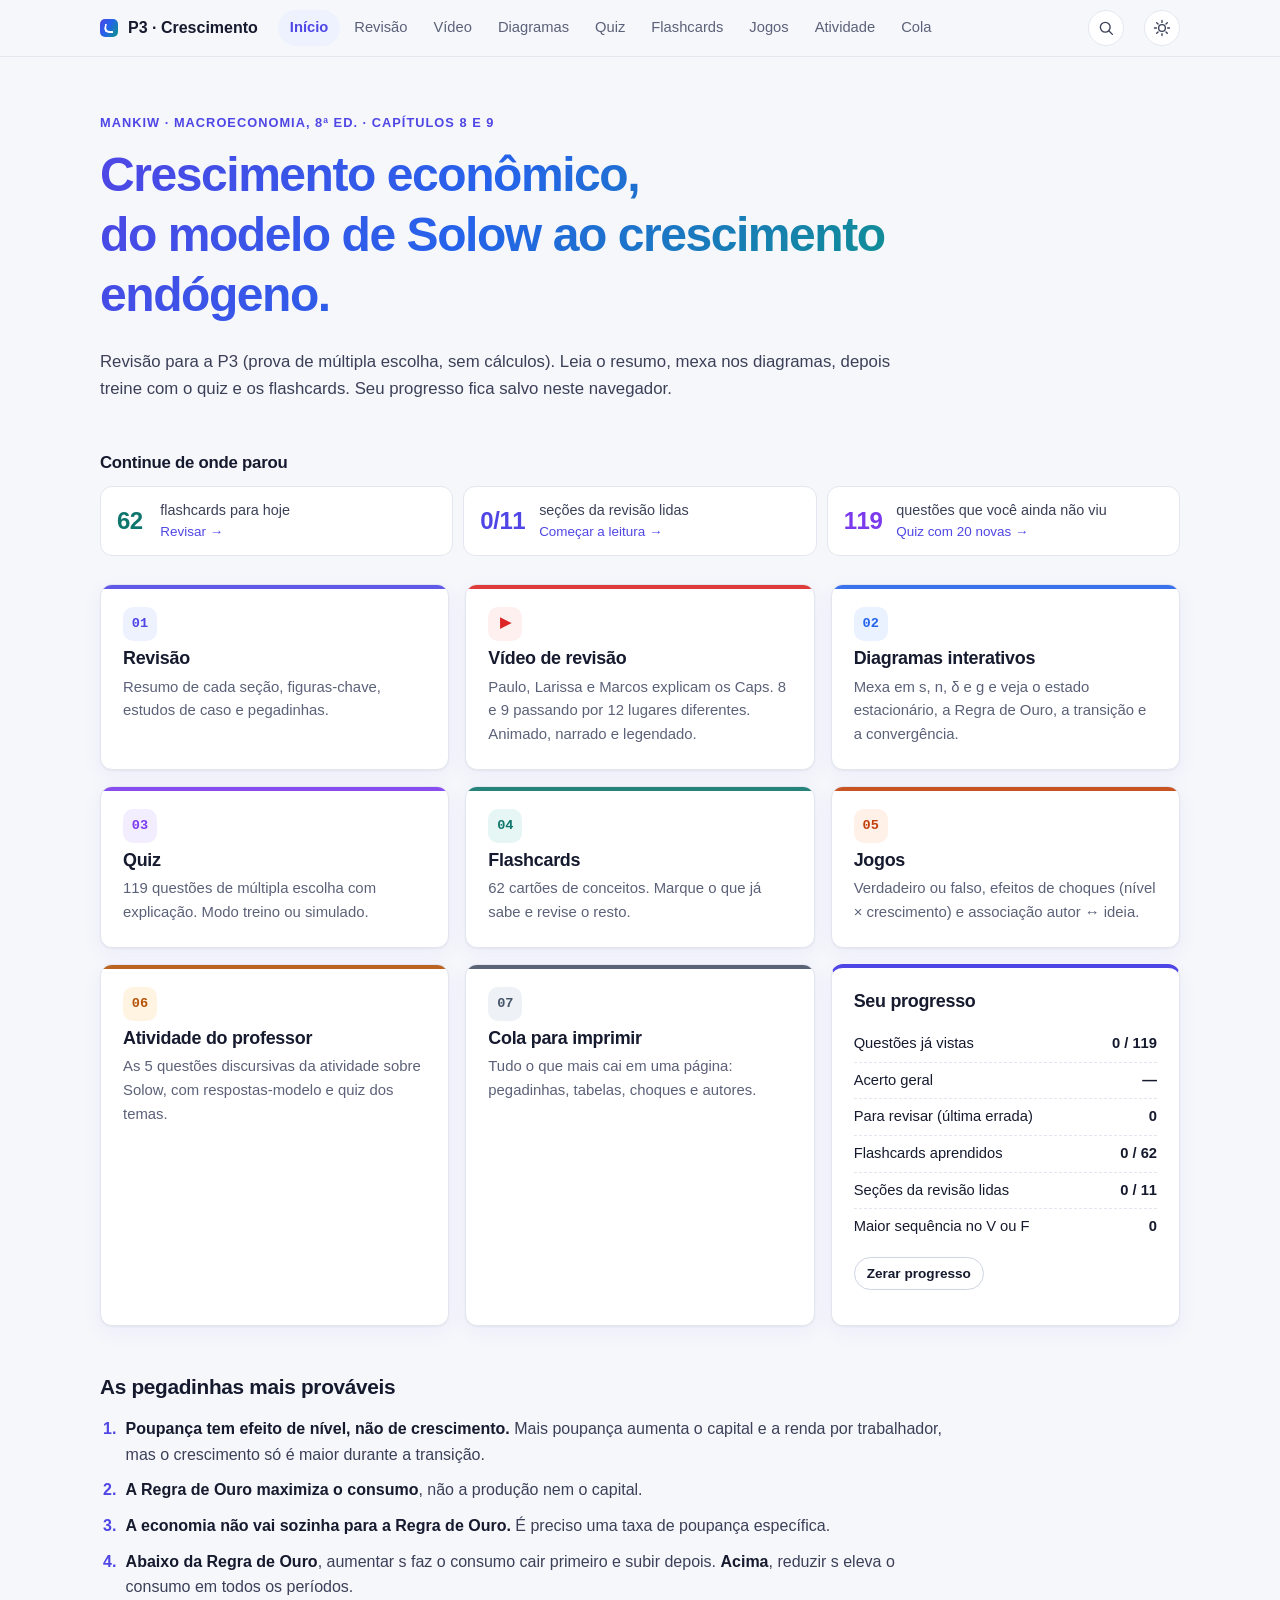
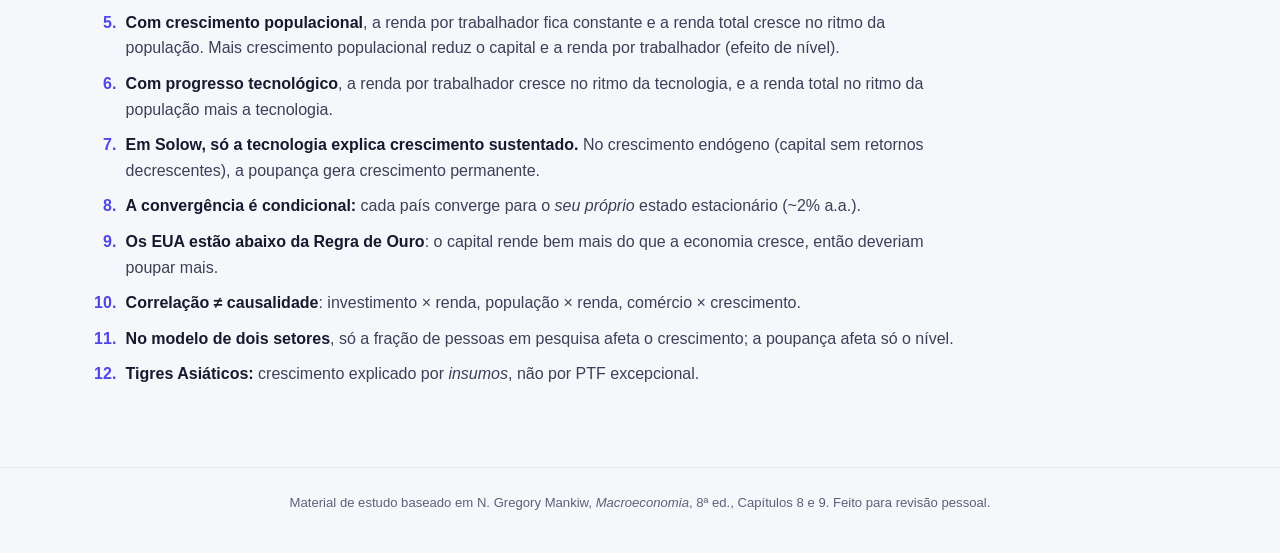
<file: index.html>
<!doctype html>
<html lang="pt-BR">
<head>
  <meta charset="utf-8">
  <meta name="viewport" content="width=device-width, initial-scale=1">
  <title>P3 Economia · Crescimento Econômico (Cap. 8 e 9)</title>
  <meta name="description" content="Revisão interativa dos capítulos 8 e 9 do Macroeconomia de Mankiw: modelo de Solow, Regra de Ouro, progresso tecnológico, políticas e crescimento endógeno.">
  <link rel="icon" href="data:image/svg+xml,%3Csvg xmlns='http://www.w3.org/2000/svg' viewBox='0 0 32 32'%3E%3Crect width='32' height='32' rx='8' fill='%23111'/%3E%3Cpath d='M7 23 C 12 12, 18 10, 25 8' stroke='%23fff' stroke-width='2.5' fill='none' stroke-linecap='round'/%3E%3C/svg%3E">
  <script>
    (function () {
      var t = localStorage.getItem("p3-theme");
      if (!t) t = matchMedia("(prefers-color-scheme: dark)").matches ? "dark" : "light";
      document.documentElement.dataset.theme = t;
    })();
  </script>
  <link rel="stylesheet" href="css/style.css">
</head>
<body>
  <header class="topbar">
    <div class="topbar-inner">
      <a href="#inicio" class="brand"><span class="brand-mark"></span><span class="brand-text">P3 · Crescimento</span></a>
      <nav class="tabs" aria-label="Seções">
        <a href="#inicio" data-tab="inicio">Início</a>
        <a href="#revisao" data-tab="revisao">Revisão</a>
        <a href="#video" data-tab="video">Vídeo</a>
        <a href="#diagramas" data-tab="diagramas">Diagramas</a>
        <a href="#quiz" data-tab="quiz">Quiz</a>
        <a href="#flashcards" data-tab="flashcards">Flashcards</a>
        <a href="#jogos" data-tab="jogos">Jogos</a>
        <a href="#atividade" data-tab="atividade">Atividade</a>
        <a href="#cola" data-tab="cola">Cola</a>
      </nav>
      <button class="icon-btn" id="searchBtn" aria-label="Buscar (atalho: /)" title="Buscar (/)">
        <svg viewBox="0 0 24 24" width="18" height="18"><circle cx="11" cy="11" r="6.5" fill="none" stroke="currentColor" stroke-width="1.8"/><path d="M16 16l4.5 4.5" stroke="currentColor" stroke-width="1.8" stroke-linecap="round"/></svg>
      </button>
      <button class="icon-btn theme-toggle" id="themeToggle" aria-label="Alternar tema claro/escuro" title="Alternar tema">
        <svg class="i-sun" viewBox="0 0 24 24" width="18" height="18"><circle cx="12" cy="12" r="4.5" fill="none" stroke="currentColor" stroke-width="1.8"/><g stroke="currentColor" stroke-width="1.8" stroke-linecap="round"><path d="M12 2v2.5M12 19.5V22M2 12h2.5M19.5 12H22M4.9 4.9l1.8 1.8M17.3 17.3l1.8 1.8M4.9 19.1l1.8-1.8M17.3 6.7l1.8-1.8"/></g></svg>
        <svg class="i-moon" viewBox="0 0 24 24" width="18" height="18"><path d="M20 14.5A8 8 0 1 1 9.5 4a6.5 6.5 0 0 0 10.5 10.5z" fill="none" stroke="currentColor" stroke-width="1.8" stroke-linejoin="round"/></svg>
      </button>
    </div>
    <div class="readbar" id="readbar" hidden><div class="readbar-fill" id="readbarFill"></div></div>
  </header>

  <main>
    <!-- ============================== INÍCIO ============================== -->
    <section id="inicio" data-sec="inicio" class="page">
      <div class="hero">
        <p class="eyebrow">Mankiw · Macroeconomia, 8ª ed. · Capítulos 8 e 9</p>
        <h1>Crescimento econômico,<br>do modelo de Solow ao crescimento endógeno.</h1>
        <p class="lead">Revisão para a P3 (prova de múltipla escolha, sem cálculos). Leia o resumo, mexa nos diagramas, depois treine com o quiz e os flashcards. Seu progresso fica salvo neste navegador.</p>
      </div>

      <div id="homeNext" class="next-block"></div>

      <div class="grid cards">
        <a class="card link-card" data-sec="revisao" href="#revisao">
          <span class="card-k">01</span><h3>Revisão</h3>
          <p>Resumo de cada seção, figuras-chave, estudos de caso e pegadinhas.</p>
        </a>
        <a class="card link-card" data-sec="video" href="#video">
          <span class="card-k">▶</span><h3>Vídeo de revisão</h3>
          <p>Paulo, Larissa e Marcos explicam os Caps. 8 e 9 passando por 12 lugares diferentes. Animado, narrado e legendado.</p>
        </a>
        <a class="card link-card" data-sec="diagramas" href="#diagramas">
          <span class="card-k">02</span><h3>Diagramas interativos</h3>
          <p>Mexa em s, n, δ e g e veja o estado estacionário, a Regra de Ouro, a transição e a convergência.</p>
        </a>
        <a class="card link-card" data-sec="quiz" href="#quiz">
          <span class="card-k">03</span><h3>Quiz</h3>
          <p><span data-count="questions"></span> questões de múltipla escolha com explicação. Modo treino ou simulado.</p>
        </a>
        <a class="card link-card" data-sec="flashcards" href="#flashcards">
          <span class="card-k">04</span><h3>Flashcards</h3>
          <p><span data-count="flashcards"></span> cartões de conceitos. Marque o que já sabe e revise o resto.</p>
        </a>
        <a class="card link-card" data-sec="jogos" href="#jogos">
          <span class="card-k">05</span><h3>Jogos</h3>
          <p>Verdadeiro ou falso, efeitos de choques (nível × crescimento) e associação autor ↔ ideia.</p>
        </a>
        <a class="card link-card" data-sec="atividade" href="#atividade">
          <span class="card-k">06</span><h3>Atividade do professor</h3>
          <p>As 5 questões discursivas da atividade sobre Solow, com respostas-modelo e quiz dos temas.</p>
        </a>
        <a class="card link-card" data-sec="cola" href="#cola">
          <span class="card-k">07</span><h3>Cola para imprimir</h3>
          <p>Tudo o que mais cai em uma página: pegadinhas, tabelas, choques e autores.</p>
        </a>
        <div class="card progress-card" id="homeProgress"></div>
      </div>

      <div class="block">
        <h2>As pegadinhas mais prováveis</h2>
        <ol class="traps">
          <li><b>Poupança tem efeito de nível, não de crescimento.</b> Mais poupança aumenta o capital e a renda por trabalhador, mas o crescimento só é maior durante a transição.</li>
          <li><b>A Regra de Ouro maximiza o consumo</b>, não a produção nem o capital.</li>
          <li><b>A economia não vai sozinha para a Regra de Ouro.</b> É preciso uma taxa de poupança específica.</li>
          <li><b>Abaixo da Regra de Ouro</b>, aumentar s faz o consumo cair primeiro e subir depois. <b>Acima</b>, reduzir s eleva o consumo em todos os períodos.</li>
          <li><b>Com crescimento populacional</b>, a renda por trabalhador fica constante e a renda total cresce no ritmo da população. Mais crescimento populacional reduz o capital e a renda por trabalhador (efeito de nível).</li>
          <li><b>Com progresso tecnológico</b>, a renda por trabalhador cresce no ritmo da tecnologia, e a renda total no ritmo da população mais a tecnologia.</li>
          <li><b>Em Solow, só a tecnologia explica crescimento sustentado.</b> No crescimento endógeno (capital sem retornos decrescentes), a poupança gera crescimento permanente.</li>
          <li><b>A convergência é condicional:</b> cada país converge para o <i>seu próprio</i> estado estacionário (~2% a.a.).</li>
          <li><b>Os EUA estão abaixo da Regra de Ouro</b>: o capital rende bem mais do que a economia cresce, então deveriam poupar mais.</li>
          <li><b>Correlação ≠ causalidade</b>: investimento × renda, população × renda, comércio × crescimento.</li>
          <li><b>No modelo de dois setores</b>, só a fração de pessoas em pesquisa afeta o crescimento; a poupança afeta só o nível.</li>
          <li><b>Tigres Asiáticos:</b> crescimento explicado por <i>insumos</i>, não por PTF excepcional.</li>
        </ol>
      </div>
    </section>

    <!-- ============================== REVISÃO ============================== -->
    <section id="revisao" data-sec="revisao" class="page" hidden>
      <div class="page-head">
        <h1>Revisão</h1>
        <p class="lead">Revisão conceitual dos Caps. 8 e 9: a intuição de cada tópico, exemplos e o que costuma cair. Sem fórmulas.</p>
      </div>

      <div class="review-layout">
        <aside class="toc" id="toc">
          <p class="toc-title">Capítulo 8</p>
          <a href="#r-8-1">8-1 Acumulação de capital</a>
          <a href="#r-8-2">8-2 Regra de Ouro</a>
          <a href="#r-8-3">8-3 Crescimento populacional</a>
          <a href="#r-8-4">Malthus e Kremer</a>
          <a href="#r-8-res">Resumo do Cap. 8</a>
          <p class="toc-title">Capítulo 9</p>
          <a href="#r-9-1">9-1 Progresso tecnológico</a>
          <a href="#r-9-2">9-2 Teoria × prática</a>
          <a href="#r-9-3">9-3 Políticas de crescimento</a>
          <a href="#r-9-4">9-4 Crescimento endógeno</a>
          <a href="#r-9-ap">Apêndice: contabilidade</a>
          <a href="#r-9-res">Resumo do Cap. 9</a>
        </aside>

        <article class="prose">
          <div class="review-intro callout">
            <p class="callout-t">Como usar esta revisão</p>
            <p>A prova cobra <b>conceitos</b>, não contas. Por isso, aqui cada tópico vem explicado com a intuição, um exemplo do dia a dia e um quadro <b>“Como cai na prova”</b> com as confusões mais comuns. Os gráficos servem para <i>ver</i> a ideia: repare para onde as curvas se movem.</p>
          </div>

          <div class="chapter-label" data-cap="8">Capítulo 8</div>
          <h2 class="chapter-title">Crescimento Econômico I: Acumulação de Capital e Crescimento Populacional</h2>
          <p>Seus avós provavelmente viveram com muito menos conforto do que você: ao longo das décadas, a renda da maioria das famílias cresceu bastante. E, num mesmo ano, há países em que a renda média é mais de 50 vezes maior do que em outros. <b>De onde vêm essas diferenças, ao longo do tempo e entre países?</b></p>
          <p>Para responder, o livro usa o <b>modelo de crescimento de Solow</b> (Robert Solow, Nobel de 1987). Ele mostra como três forças determinam o padrão de vida no longo prazo:</p>
          <ul>
            <li><b>Poupança</b>: quanto da renda a sociedade deixa de consumir para investir em máquinas, fábricas e equipamentos;</li>
            <li><b>Crescimento populacional</b>: quantas pessoas novas entram na força de trabalho;</li>
            <li><b>Progresso tecnológico</b>: quanto melhoram os métodos de produção (este fica para o Cap. 9).</li>
          </ul>
          <p>Diferente da análise estática do Cap. 3 (“uma fotografia”), o modelo de Solow é <b>dinâmico</b>: “um filme” que mostra a economia mudando ao longo do tempo.</p>

          <h3 id="r-8-1">8-1 · A acumulação de capital</h3>
          <div class="idea"><span>Em uma frase</span>A economia produz com capital e trabalho. Parte do que é produzido é poupada e vira capital novo, e é assim que o estoque de capital cresce ou encolhe.</div>

          <h4>Olhar tudo “por trabalhador”</h4>
          <p>O modelo supõe <b>retornos constantes de escala</b>: se dobrarmos o capital <i>e</i> os trabalhadores, a produção dobra. Por isso o tamanho do país não importa para o padrão de vida. O que importa é quanto <b>capital cada trabalhador tem</b> e quanto <b>cada trabalhador produz</b>. Daqui em diante, “capital” e “produção” querem dizer <b>por trabalhador</b>.</p>

          <h4>Produto marginal decrescente: a ideia mais importante do capítulo</h4>
          <p>Quanto mais capital um trabalhador tem, mais ele produz, mas <b>cada unidade extra de capital ajuda menos que a anterior</b>. Essa é a lei do <b>produto marginal do capital decrescente</b>.</p>
          <div class="exemplo"><span>Exemplo</span>Um entregador sem bicicleta faz poucas entregas. Com a primeira bicicleta, o número de entregas dispara. Uma segunda bicicleta ajuda pouco (é uma reserva). A terceira praticamente não muda nada. Por isso a curva de produção vai ficando <b>cada vez mais “deitada”</b>.</div>
          <p>Quase tudo o que o modelo prevê sai dessa ideia: por que a poupança não gera crescimento para sempre, por que países pobres podem crescer mais rápido e por que a economia chega a um ponto de equilíbrio.</p>

          <h4>Para onde vai a produção: consumo e investimento</h4>
          <p>O que é produzido tem dois destinos: <b>consumo</b> (usar agora) ou <b>investimento</b> (virar capital para produzir mais no futuro). A sociedade poupa uma fração fixa da renda, a <b>taxa de poupança</b>, e <b>tudo o que é poupado é investido</b>. Então a taxa de poupança é também a fração da produção que vira capital novo.</p>

          <h4 id="r-8-ee">Estado estacionário: o equilíbrio de longo prazo</h4>
          <p>Duas forças mexem no estoque de capital:</p>
          <ul>
            <li><b>Investimento</b>, que <b>aumenta</b> o capital (máquinas novas);</li>
            <li><b>Depreciação</b>, que <b>diminui</b> o capital (máquinas que se desgastam). Uma fração fixa do capital se desgasta todo ano, então quanto mais capital existe, mais capital se perde.</li>
          </ul>
          <div class="exemplo"><span>Analogia do balde furado</span>Pense num balde com uma torneira aberta (o investimento) e um furo no fundo (a depreciação). Quanto mais água há no balde, mais forte ela vaza pelo furo. Em algum nível, <b>o que entra é igual ao que sai</b> e o nível para de mudar. Esse nível é o <b>estado estacionário</b>.</div>
          <ul>
            <li>Se a economia tem <b>menos capital</b> que o estado estacionário, investe mais do que perde com a depreciação, e o capital <b>cresce</b>.</li>
            <li>Se tem <b>mais capital</b>, perde mais com a depreciação do que investe, e o capital <b>diminui</b>.</li>
            <li>Por isso o estado estacionário é o <b>equilíbrio de longo prazo</b>: qualquer que seja o ponto de partida, a economia caminha até ele e, lá chegando, fica.</li>
          </ul>
          <figure class="fig" data-fig="steady"><figcaption>Onde a curva de investimento (azul) cruza a reta de depreciação (laranja) está o estado estacionário. À esquerda dele o capital cresce; à direita, diminui.</figcaption></figure>

          <details class="case"><summary><span>Estudo de caso</span> O “milagre” do Japão e da Alemanha</summary>
            <p>Em 1945, a guerra tinha destruído boa parte das fábricas e máquinas dos dois países. Nas décadas seguintes, eles cresceram muito mais rápido que os EUA. Para Solow, isso não é milagre: a guerra jogou a economia <b>abaixo</b> do seu estado estacionário. Como continuaram poupando, o investimento ficou muito acima da depreciação, e o capital (e a produção) cresceu depressa até voltar ao equilíbrio. Além disso, os dois países poupavam muito, o que significava um estado estacionário alto para onde voltar.</p>
          </details>

          <h4 id="r-8-poup">Como a poupança afeta o crescimento</h4>
          <p>Se o país passa a poupar uma fração maior da renda, o investimento aumenta. No balde, é como <b>abrir mais a torneira</b>: o nível sobe até um <b>novo estado estacionário, mais alto</b>, e para de novo.</p>
          <ul>
            <li><b>No instante da mudança</b>, nada muda no capital e na produção, porque capital é um estoque e só cresce aos poucos. O que muda é a divisão da renda: <b>mais investimento, menos consumo</b>.</li>
            <li><b>Durante a transição</b>, o capital e a produção crescem, mas cada vez mais devagar (produto marginal decrescente).</li>
            <li><b>No fim</b>, o país tem mais capital e mais renda por trabalhador, mas <b>volta a crescer à mesma taxa de antes</b>.</li>
          </ul>
          <figure class="fig" data-fig="saving"><figcaption>Mais poupança empurra a curva de investimento para cima. O novo estado estacionário tem mais capital.</figcaption></figure>
          <div class="prova"><span>Como cai na prova</span><b>Efeito de nível × efeito de crescimento.</b> A poupança tem <b>efeito de nível</b>: muda o <i>nível</i> da renda por trabalhador, não a <i>taxa de crescimento</i> de longo prazo. A afirmação “poupar mais faz o país crescer mais rápido para sempre” é <b>falsa</b> em Solow; o crescimento só é mais rápido durante a transição.</div>
          <p>Uma consequência para a política econômica: <b>déficits do governo</b> reduzem a poupança nacional e, no longo prazo, levam a <b>menos capital e menos renda</b>. É por isso que os economistas criticam déficits persistentes.</p>

          <details class="case"><summary><span>Estudo de caso</span> Poupança e investimento ao redor do mundo</summary>
            <p>Em cerca de 100 países, quem investe uma fração maior da renda tende a ser mais rico (Coreia do Sul e Japão de um lado; Nigéria e Burundi do outro), como Solow prevê. Mas a relação está longe de ser perfeita, então outras coisas também importam. E <b>correlação não é causalidade</b>: talvez seja a renda alta que leve as pessoas a poupar mais (causalidade inversa). Estabilidade política, mercados financeiros, cultura e corrupção também ajudam a explicar por que alguns países poupam mais.</p>
          </details>

          <h3 id="r-8-2">8-2 · O nível de capital da Regra de Ouro</h3>
          <div class="idea"><span>Em uma frase</span>Poupar mais nem sempre é melhor. Existe um nível de capital que deixa as pessoas consumirem o máximo possível para sempre: a Regra de Ouro.</div>
          <p>Se mais poupança dá mais renda, por que não poupar 100%? Porque aí ninguém consome nada! As pessoas não se importam com quantas máquinas o país tem, e sim com <b>o que conseguem consumir</b>. A <b>Regra de Ouro</b> (conceito de Edmund Phelps) é o estado estacionário que <b>maximiza o consumo por trabalhador</b>.</p>
          <h4>Por que existe um ponto ótimo?</h4>
          <p>Ter mais capital tem dois lados:</p>
          <ul>
            <li><b>Bom:</b> mais capital, mais produção;</li>
            <li><b>Ruim:</b> mais capital, mais capital que se desgasta e precisa ser reposto, o que consome parte da produção.</li>
          </ul>
          <p>Com <b>pouco capital</b>, uma máquina a mais rende muito e vale a pena acumular. Com <b>muito capital</b>, uma máquina a mais rende pouco (produto marginal decrescente), mas ainda precisa ser mantida, e o consumo cai. A Regra de Ouro é o ponto de equilíbrio: <b>o ganho de uma unidade extra de capital é igual ao custo de mantê-la</b>.</p>
          <figure class="fig" data-fig="gold"><figcaption>A área verde é o que sobra para consumir depois de repor o capital. Ela é maior no ponto da Regra de Ouro.</figcaption></figure>
          <div class="prova"><span>Como cai na prova</span>
            <ul>
              <li>A Regra de Ouro maximiza o <b>consumo</b>, <b>não</b> a produção nem o capital.</li>
              <li>A economia <b>não chega sozinha</b> à Regra de Ouro: ela vai para o estado estacionário da sua taxa de poupança. Só uma taxa de poupança específica leva à Regra de Ouro.</li>
              <li>Se uma unidade extra de capital rende mais do que custa para manter, a economia tem <b>capital de menos</b>. Se rende menos, tem <b>capital demais</b>.</li>
            </ul>
          </div>

          <h4 id="r-8-trans">A transição para a Regra de Ouro: o dilema entre gerações</h4>
          <div class="two-col">
            <div class="callout">
              <p class="callout-t">Capital demais → poupar menos</p>
              <p>O consumo <b>sobe na hora</b> (menos renda vai para investimento) e fica <b>acima do nível inicial durante todo o caminho</b>, embora produção e investimento caiam aos poucos. <b>Todos ganham</b>, então não há dilema.</p>
            </div>
            <div class="callout">
              <p class="callout-t">Capital de menos → poupar mais</p>
              <p>O consumo <b>cai na hora</b>. Com o tempo, o capital se acumula e o consumo cresce até <b>superar</b> o inicial. A geração <b>atual paga a conta</b> e as <b>futuras colhem</b>.</p>
            </div>
          </div>
          <figure class="fig" data-fig="trans"><figcaption>O que acontece com produção, consumo e investimento quando a poupança muda. Alterne entre os dois casos.</figcaption></figure>
          <p>No caso mais comum (capital de menos, inclusive nos EUA), buscar a Regra de Ouro exige sacrificar o consumo de hoje. A decisão depende de <b>quanto peso a sociedade dá às gerações futuras</b>. Quem pensa mais no presente pode preferir não buscar. Quem dá <b>peso igual a todas as gerações</b> (como na regra bíblica “faça aos outros o que gostaria que fizessem a você”, de onde vem o nome) escolhe buscar a Regra de Ouro.</p>

          <h3 id="r-8-3">8-3 · Crescimento populacional</h3>
          <div class="idea"><span>Em uma frase</span>Com mais gente chegando, o capital precisa ser “dividido” entre mais trabalhadores. O país produz mais no total, mas cada pessoa fica com menos.</div>
          <h4>Diluição do capital e investimento de equilíbrio</h4>
          <p>Quando a força de trabalho cresce, o mesmo estoque de capital é repartido entre mais pessoas, e o capital por trabalhador cai. É um efeito parecido com a depreciação: o capital não se desgasta, mas se <b>dilui</b>.</p>
          <p>Por isso, para manter o capital por trabalhador constante, o investimento precisa cobrir duas coisas: <b>repor o que se desgastou</b> e <b>equipar os trabalhadores novos</b>. Esse é o <b>investimento de equilíbrio</b>.</p>
          <div class="exemplo"><span>Exemplo</span>Uma república de estudantes tem 3 notebooks para 3 moradores. Chegam mais 3 moradores. Se ninguém compra notebooks novos, agora há meio notebook por pessoa. Para manter “um notebook por pessoa”, é preciso comprar notebooks para os recém-chegados, além de trocar os que quebrarem.</div>
          <h4>Os três efeitos do crescimento populacional</h4>
          <ol>
            <li><b>Explica o crescimento da produção total:</b> no estado estacionário, a produção por trabalhador é constante, mas, como há cada vez mais trabalhadores, a <b>produção total cresce</b> no mesmo ritmo da população. O padrão de vida, porém, não melhora.</li>
            <li><b>Explica por que alguns países são mais pobres:</b> mais crescimento populacional significa mais diluição, logo <b>menos capital e menos renda por trabalhador</b> no estado estacionário. É um <b>efeito de nível</b> (como a poupança, só que no sentido contrário).</li>
            <li><b>Muda a Regra de Ouro:</b> com população crescendo, o capital ótimo leva em conta também o custo de equipar os trabalhadores novos.</li>
          </ol>
          <figure class="fig" data-fig="pop"><figcaption>Com mais crescimento populacional, a reta do investimento de equilíbrio fica mais inclinada e o estado estacionário tem menos capital por trabalhador.</figcaption></figure>
          <div class="prova"><span>Como cai na prova</span>Um aumento do crescimento populacional <b>acelera o crescimento do PIB total</b>, mas <b>reduz o nível do PIB por trabalhador</b>. Não confunda o agregado com o “por pessoa”.</div>
          <details class="case"><summary><span>Estudo de caso</span> Crescimento populacional ao redor do mundo</summary>
            <p>Países com crescimento populacional alto tendem a ter renda per capita baixa, como Solow prevê. Por isso organismos como o Banco Mundial defendem educação sobre controle de natalidade e mais oportunidades para as mulheres (a China chegou a adotar a política do filho único). Mas, de novo, <b>correlação não é causalidade</b>: talvez seja a renda alta que reduz a natalidade, por exemplo pelo acesso a métodos contraceptivos.</p>
          </details>

          <h3 id="r-8-4">Outras visões sobre a população: Malthus e Kremer</h3>
          <div class="two-col">
            <div class="callout">
              <p class="callout-t">Malthus, o pessimista</p>
              <p><b>Thomas Malthus</b> (séc. XVIII-XIX) previu que a população cresceria até esgotar a capacidade de produzir alimentos, e a humanidade viveria para sempre na miséria. Para ele, até ajudar os pobres seria contraproducente. <b>Errou</b>: a população mundial cresceu cerca de 6 vezes e o padrão de vida subiu muito. Ele não previu o <b>progresso tecnológico</b> (fertilizantes, máquinas agrícolas) nem os <b>métodos de controle da natalidade</b>.</p>
            </div>
            <div class="callout">
              <p class="callout-t">Kremer, o otimista</p>
              <p><b>Michael Kremer</b> vê o contrário: mais gente significa mais cientistas e inventores, logo <b>mais progresso tecnológico</b>. Evidência: depois da era glacial, regiões que ficaram isoladas se desenvolveram de acordo com seu tamanho. A Eurásia-África, a maior, ficou mais avançada. A pequena ilha Flinders regrediu e sua sociedade desapareceu.</p>
            </div>
          </div>

          <h3 id="r-8-res">Resumo do Capítulo 8</h3>
          <div class="summary">
            <p><b>1.</b> No longo prazo, a <b>poupança</b> determina quanto capital a economia tem e, portanto, seu nível de produção. Mais poupança, mais capital e mais renda.</p>
            <p><b>2.</b> A poupança tem <b>efeito de nível</b>: gera um período de crescimento rápido que vai perdendo força. Sozinha, <b>não sustenta crescimento para sempre</b>.</p>
            <p><b>3.</b> A <b>Regra de Ouro</b> maximiza o consumo. Com capital demais, poupar menos melhora a vida de todos. Com capital de menos, chegar lá exige sacrifício da geração atual.</p>
            <p><b>4.</b> Mais <b>crescimento populacional</b> significa menos capital e menos renda por trabalhador (efeito de nível). Malthus: a população esgota os recursos. Kremer: a população gera ideias.</p>
            <p class="muted">O que falta: o modelo ainda não explica por que o padrão de vida continua subindo década após década. Para isso, é preciso o progresso tecnológico (Cap. 9).</p>
          </div>

          <hr class="sep">

          <div class="chapter-label" data-cap="9">Capítulo 9</div>
          <h2 class="chapter-title">Crescimento Econômico II: Tecnologia, Prática e Políticas</h2>
          <p>O capítulo tem quatro objetivos: (1) colocar o <b>progresso tecnológico</b> no modelo; (2) ver se o modelo bate com os <b>dados</b>; (3) discutir <b>políticas</b> que promovem crescimento; (4) ir <b>além de Solow</b>, tentando explicar de onde vem a tecnologia.</p>

          <h3 id="r-9-1">9-1 · Progresso tecnológico no modelo de Solow</h3>
          <div class="idea"><span>Em uma frase</span>A tecnologia faz cada trabalhador valer por mais de um. É a única força que, em Solow, explica um padrão de vida que sobe para sempre.</div>
          <h4>Eficiência da mão de obra</h4>
          <p>O modelo passa a considerar a <b>eficiência da mão de obra</b>: o conhecimento da sociedade sobre como produzir. Ela aumenta com novas tecnologias (a linha de montagem no início do séc. XX, a informática no fim do século) e também com melhorias de <b>saúde, educação e qualificação</b>.</p>
          <p>A ideia de <b>trabalhadores efetivos</b>: se a eficiência dobra, um trabalhador hoje produz como dois de antigamente. Por isso o progresso é chamado de <b>“ampliador da mão de obra”</b>: funciona como se a força de trabalho aumentasse.</p>
          <div class="exemplo"><span>Exemplo</span>Um contador com papel e calculadora fecha poucos balanços por mês. Com uma planilha eletrônica, o mesmo contador faz o trabalho de vários. O número de contadores não mudou, mas os “contadores efetivos” se multiplicaram.</div>
          <h4>O que cresce, e em que ritmo, no estado estacionário</h4>
          <div class="table-wrap">
            <table class="t concept">
              <thead><tr><th>Variável</th><th>O que acontece no longo prazo</th></tr></thead>
              <tbody>
                <tr><td>Capital e produção <b>por trabalhador efetivo</b></td><td>Ficam <b>constantes</b></td></tr>
                <tr><td>Produção <b>por trabalhador</b> (o padrão de vida)</td><td>Cresce no <b>ritmo do progresso tecnológico</b></td></tr>
                <tr><td>Produção <b>total</b> do país</td><td>Cresce no ritmo da <b>população + tecnologia</b></td></tr>
              </tbody>
            </table>
          </div>
          <div class="callout accent">
            <p class="callout-t">Mensagem central do modelo de Solow</p>
            <p><b>Só o progresso tecnológico</b> explica o crescimento sustentado do padrão de vida. Poupança alta dá crescimento só até o estado estacionário; depois, quem manda no ritmo é a tecnologia.</p>
          </div>
          <p>A <b>Regra de Ouro</b> também se ajusta: o capital ótimo agora leva em conta que a economia toda cresce (por causa da população e da tecnologia). Na Regra de Ouro, o retorno líquido de uma unidade extra de capital é igual à <b>taxa de crescimento da economia</b>.</p>

          <h3 id="r-9-2">9-2 · Da teoria à prática</h3>
          <h4 id="r-9-eq">Crescimento equilibrado</h4>
          <p>Com o progresso tecnológico, muitas variáveis <b>crescem juntas</b>. É o <b>crescimento equilibrado</b>, e os dados dos EUA confirmam:</p>
          <ul>
            <li>A produção por trabalhador e o capital por trabalhador cresceram <b>no mesmo ritmo</b> (cerca de 2% ao ano), então a relação capital/produção ficou estável;</li>
            <li>O <b>salário real cresce</b> no ritmo da tecnologia, enquanto o <b>retorno do capital fica estável</b>.</li>
          </ul>
          <p>Contraste histórico: <b>Karl Marx</b> previu que o retorno do capital cairia e levaria a crises. Os dados não confirmaram, o que é parte da razão de estudarmos Solow, e não Marx.</p>

          <h4 id="r-9-conv">Convergência</h4>
          <p><b>Convergência</b> é a ideia de que países pobres crescem mais rápido e acabam alcançando os ricos. Solow diz: <b>depende do motivo pelo qual eles são diferentes</b>.</p>
          <ul>
            <li>Se os dois países têm o <b>mesmo estado estacionário</b> (mesma poupança, população e tecnologia) e só começaram com quantidades diferentes de capital, o mais pobre <b>cresce mais rápido e alcança</b> o rico. É o caso dos estados americanos, que eram muito desiguais no fim do séc. XIX e foram se aproximando.</li>
            <li>Se têm <b>estados estacionários diferentes</b> (um poupa menos, por exemplo), <b>cada um vai para o seu</b>, e o pobre não alcança o rico.</li>
          </ul>
          <div class="two-col">
            <div class="callout"><p class="callout-t">Convergência absoluta</p><p>Todos os países iriam para o <b>mesmo nível</b> de renda, com os pobres crescendo mais rápido, quaisquer que fossem suas características. Só aconteceria se todos tivessem o mesmo estado estacionário. <b>Não é o que se vê</b> no mundo. <span class="tag-atv">caiu na atividade</span></p></div>
            <div class="callout"><p class="callout-t">Convergência condicional</p><p>Cada país converge para o <b>seu próprio</b> estado estacionário, definido por poupança, crescimento populacional e educação. Levando essas diferenças em conta, os dados mostram convergência de cerca de <b>2% ao ano</b>.</p></div>
          </div>
          <figure class="fig" data-fig="converge"><figcaption>Com o mesmo estado estacionário, o pobre alcança o rico. Com estados estacionários diferentes, cada um segue no seu nível.</figcaption></figure>
          <div class="prova"><span>Como cai na prova</span>“Países pobres sempre crescem mais rápido que os ricos” é <b>falso</b>. O que acelera o crescimento é estar <b>longe do próprio estado estacionário</b>, não ser pobre. Diferenças em poupança, população e instituições impedem a convergência absoluta.</div>

          <h4 id="r-9-fat">Acumulação de fatores × eficiência</h4>
          <p>Um país pode ser pobre por dois motivos: <b>tem pouco</b> (pouco capital físico e humano) ou <b>usa mal o que tem</b> (baixa eficiência). Os estudos mostram que <b>as duas coisas importam</b> e costumam andar juntas: países com muito capital também o usam bem.</p>
          <p>Por que andam juntas? Talvez uma economia eficiente incentive a acumulação (vale mais a pena estudar), ou a acumulação gere eficiência (ideias que se espalham). Ou ainda uma <b>terceira causa</b> afeta as duas: a <b>qualidade das instituições</b>. Governos ruins costumam errar em tudo ao mesmo tempo: inflação alta, déficits, interferência no mercado, corrupção.</p>

          <details class="case" id="r-9-com"><summary><span>Estudo de caso</span> O livre-comércio é bom para o crescimento?</summary>
            <p>Desde Adam Smith (“o alfaiate não faz os próprios sapatos”) e Ricardo (vantagem comparativa), a teoria diz que sim. Há três tipos de evidência. (1) <b>Warner e Sachs:</b> economias abertas cresceram muito mais que as fechadas entre 1970 e 1989, mas correlação não é causalidade. (2) Países que <b>se abriram</b> cresceram mais depois: Japão nos anos 1850, Coreia do Sul nos 1960, Vietnã nos 1990 (só que essas aberturas vieram junto com outras reformas). (3) <b>Frankel e Romer</b> usaram a <b>geografia</b> (distância de outros países, acesso ao mar) para isolar o efeito do comércio e concluíram que ele <b>aumenta a renda</b>. Conclusão: a abertura ao comércio favorece o crescimento.</p>
          </details>

          <h3 id="r-9-3">9-3 · Políticas para promover o crescimento</h3>
          <h4>O país poupa demais ou de menos?</h4>
          <p>Para saber, compara-se o <b>retorno do capital</b> (descontado o desgaste) com o <b>ritmo de crescimento da economia</b>. Se o capital rende mais do que a economia cresce, há <b>capital de menos</b>: vale poupar mais.</p>
          <p>Nos EUA, o capital rende cerca de 8% ao ano, contra um crescimento de cerca de 3%. Ou seja, o país está <b>bem abaixo da Regra de Ouro</b> e deveria poupar mais. O mesmo vale para outras economias: na prática, a preocupação dos economistas é com <b>poupança insuficiente</b>, não excessiva.</p>
          <h4>Como o governo pode aumentar a poupança</h4>
          <ul>
            <li><b>Poupança pública:</b> o caminho mais direto. Um <b>déficit</b> é poupança pública negativa: eleva os juros e tira espaço do investimento privado, um ônus para as gerações futuras. Um <b>superávit</b> faz o contrário.</li>
            <li><b>Poupança privada:</b> impostos altos sobre o rendimento do capital desestimulam a poupança. Contas de aposentadoria com isenção fiscal (as IRAs, nos EUA) e a troca do imposto de renda por um imposto sobre o consumo estimulariam. Mas não há consenso: as pessoas poderiam apenas transferir para essas contas o que já poupavam.</li>
          </ul>
          <h4 id="r-9-inv">Em que investir?</h4>
          <ul>
            <li>Há vários tipos de capital: privado (máquinas), público (estradas, pontes, saneamento) e <b>capital humano</b> (educação e qualificação), que é <b>pelo menos tão importante</b> quanto o físico.</li>
            <li><b>“Campo de jogo nivelado”:</b> muitos economistas defendem tratar todos os tipos de capital da mesma forma nos impostos e deixar o mercado decidir onde investir.</li>
            <li><b>Política setorial:</b> outros defendem que o governo incentive setores específicos, porque alguns investimentos geram <b>externalidades tecnológicas</b>: ideias que “transbordam” para o resto da economia (o aprendizado na prática, ou <i>learning by doing</i>). Nesses casos, o benefício para a sociedade supera o lucro de quem investiu.</li>
            <li>A maioria é <b>cética</b> com a política setorial: (1) medir essas externalidades é quase impossível; (2) o processo político pode premiar quem tem lobby, e não quem gera mais benefício.</li>
            <li><b>Capital público:</b> é difícil medir quanto uma estrada ou ponte rende, e há o risco das “pontes que levam a lugar nenhum”, feitas por interesse político.</li>
          </ul>
          <details class="case"><summary><span>Estudo de caso</span> Política setorial na prática</summary>
            <p><b>Acertos e erros.</b> A <b>Arpanet</b>, criada pelo Departamento de Defesa dos EUA, deu origem à Internet: um sucesso. Já o <b>MITI</b>, do Japão, tentou impedir a <b>Honda</b> de fabricar carros. O fundador comentou: “se não fosse pelo MITI, eu teria tido ainda mais sucesso”. A <b>Solyndra</b>, fabricante de painéis solares, faliu depois de receber garantia de empréstimo do governo americano, com suspeita de motivação política. Lá atrás, as tarifas de Alexander Hamilton (1789) ajudaram a indústria do norte dos EUA, mas prejudicaram os agricultores do sul.</p>
          </details>
          <h4 id="r-9-inst">Instituições corretas</h4>
          <ul>
            <li><b>Tradição jurídica:</b> o direito de estilo inglês (EUA, Austrália, Índia) protege mais investidores e credores do que o de estilo francês (Itália, Espanha, América Latina). Isso desenvolve o mercado de capitais e facilita o financiamento de empresas novas.</li>
            <li><b>Qualidade do governo:</b> a <b>“mão que ajuda”</b> protege a propriedade, faz cumprir contratos e promove a concorrência. A <b>“mão arrebatadora”</b> usa o Estado para enriquecer uma minoria. A <b>corrupção</b> reduz o crescimento.</li>
            <li>Adam Smith já dizia que basta <b>“paz, impostos leves e uma justiça razoável”</b>.</li>
          </ul>
          <details class="case"><summary><span>Estudo de caso</span> As origens coloniais das instituições</summary>
            <p>Países perto da linha do equador costumam ser mais pobres. Parte disso vem do clima (doenças, agricultura difícil), mas <b>Acemoglu, Johnson e Robinson</b> propõem uma explicação indireta. Doenças tropicais afastaram os colonizadores europeus. Onde muitos europeus se fixaram (EUA, Canadá, Nova Zelândia), criaram instituições que protegiam a propriedade. Nos trópicos, criaram instituições <b>extrativistas</b>, feitas para tirar riqueza. Essas instituições <b>persistiram</b> depois da independência e ainda hoje prejudicam o investimento e o crescimento.</p>
          </details>
          <h4 id="r-9-tec">Estimular o progresso tecnológico</h4>
          <p>Ninguém sabe exatamente o que determina o progresso tecnológico, mas há políticas para incentivá-lo: <b>patentes</b> (monopólio temporário para quem inventa), <b>incentivos fiscais à pesquisa</b> e <b>financiamento público de pesquisa básica</b> nas universidades. Há também uma dimensão internacional: quando países não respeitam a propriedade intelectual, “pegam carona” na pesquisa alheia e reduzem o incentivo a inovar no mundo todo.</p>
          <details class="case" id="r-9-desac"><summary><span>Estudo de caso</span> A desaceleração do crescimento no mundo</summary>
            <p>A partir de 1972, o crescimento caiu nas grandes economias, porque o ritmo de melhoria da tecnologia diminuiu. <b>Ninguém sabe ao certo por quê</b>. Há quatro hipóteses: <b>(1) problemas de medição</b>: é difícil medir melhorias de qualidade e serviços, mas isso não explica tudo; <b>(2) choque do petróleo</b>: o momento coincide, mas a produtividade não se recuperou quando o petróleo barateou em 1986; <b>(3) qualidade do trabalhador</b>: a entrada em massa de jovens (baby boomers) e de mulheres reduziu a experiência média, e a educação avançou mais devagar; <b>(4) esgotamento de ideias</b>: os anos 1950-60 é que teriam sido a exceção, aproveitando ideias acumuladas durante a Depressão e a Guerra. Nos anos 1990, a <b>tecnologia da informação</b> e a Internet aceleraram o crescimento, mas a crise de 2008 interrompeu esse ganho.</p>
          </details>

          <h3 id="r-9-4">9-4 · Além de Solow: crescimento endógeno</h3>
          <div class="idea"><span>Em uma frase</span>Solow toma a tecnologia como dada, “caída do céu”. A teoria do crescimento endógeno tenta explicar de onde ela vem.</div>
          <p>A piada do livro: um químico, um físico e um economista estão presos numa ilha com uma lata de comida. O economista diz: “primeiro, suponha que temos um abridor de latas…”. Solow faz algo parecido: <b>supõe</b> o progresso tecnológico. Os modelos de <b>crescimento endógeno</b> tentam explicá-lo.</p>
          <h4>O modelo mais simples: capital sem retornos decrescentes</h4>
          <p>Imagine que uma unidade extra de capital rende <b>sempre a mesma coisa</b>, sem retornos decrescentes. Aí a <b>poupança gera crescimento para sempre</b>, ao contrário de Solow. Faz sentido? Se “capital” for só máquinas, não (dez computadores não deixam ninguém dez vezes mais produtivo). Mas se incluir o <b>conhecimento</b>, sim: conhecimento não parece se esgotar, e pode até gerar mais conhecimento.</p>
          <figure class="fig" data-fig="ak"><figcaption>Mais poupança: em Solow, o ganho de crescimento é temporário; no modelo endógeno, o crescimento fica maior para sempre.</figcaption></figure>
          <h4>Modelo com dois setores</h4>
          <p>A economia tem <b>empresas</b>, que produzem bens, e <b>universidades</b>, que produzem conhecimento usado por todos. A <b>poupança</b> continua afetando só o <b>nível</b> da renda. Já a <b>fração de pessoas trabalhando em pesquisa</b> determina o <b>ritmo de crescimento</b>, porque é ela que alimenta o fluxo de novas ideias.</p>
          <h4>A pesquisa nas empresas</h4>
          <p>Quem faz pesquisa são em geral empresas em busca de lucro, motivadas pelo <b>monopólio temporário</b> que a inovação dá (patente, ou ser a primeira a chegar). As empresas fazem pesquisa demais ou de menos para o bem da sociedade? Há efeitos nos dois sentidos:</p>
          <ul>
            <li><b>“Subir nos ombros de gigantes”</b> (frase de Newton): cada inovação serve de base para as próximas, um benefício que a empresa não cobra. Isso puxa para <b>pesquisa de menos</b>.</li>
            <li><b>“Pisar nos pés”</b>: várias empresas correm atrás da mesma descoberta, duplicando esforços. Isso puxa para <b>pesquisa demais</b>.</li>
          </ul>
          <p>Os estudos indicam que o primeiro efeito domina: o <b>retorno social da pesquisa é altíssimo</b> (mais de 40% ao ano, contra cerca de 8% do capital físico). Para alguns economistas, isso justifica subsídios públicos à pesquisa.</p>
          <h4>Destruição criativa</h4>
          <p><b>Schumpeter</b> (1942): o progresso vem de <b>empreendedores</b> que, em busca de lucro, lançam produtos ou métodos melhores. Os consumidores ganham, mas as empresas antigas perdem e podem até fechar. Depois, o inovador vira o “velho” e é derrubado pelo próximo. O processo gera <b>vencedores e perdedores</b>:</p>
          <ul>
            <li>Os <b>luditas</b>, tecelões ingleses do séc. XIX, quebravam as máquinas que ameaçavam seus empregos;</li>
            <li>A <b>Wal-Mart</b> barateou o varejo, mas tirou mercado das lojas de bairro;</li>
            <li>Quem perde costuma pedir proteção ao governo. Na Europa, regras mais rígidas de entrada no mercado resultaram em <b>produtividade menor</b> no varejo.</li>
          </ul>
          <p><b>Aghion e Howitt</b> transformaram essa ideia em modelos de crescimento.</p>

          <h3 id="r-9-ap">Apêndice · De onde veio o crescimento? (contabilidade do crescimento)</h3>
          <p>A <b>contabilidade do crescimento</b> divide o crescimento de um país em três fontes: <b>mais capital</b>, <b>mais trabalho</b> e <b>melhor tecnologia</b>. A tecnologia não dá para observar diretamente, então ela é medida como <b>o que sobra</b>: o crescimento que capital e trabalho não explicam. Essa sobra é chamada de <b>produtividade total dos fatores</b> ou <b>resíduo de Solow</b>.</p>
          <ul>
            <li>O resíduo capta tecnologia, mas também qualquer outra coisa que mude a eficiência. Educação melhor o aumenta. Uma regra que obrigue a comprar equipamentos antipoluição o <b>reduz</b> (mais capital sem mais produção medida).</li>
            <li><b>EUA, 1948-2010:</b> capital, trabalho e tecnologia contribuíram <b>quase igualmente</b> para o crescimento. A contribuição da tecnologia despencou entre 1972 e 1995.</li>
          </ul>
          <details class="case"><summary><span>Estudo de caso</span> Os Tigres Asiáticos</summary>
            <p>Hong Kong, Cingapura, Coreia do Sul e Taiwan cresceram mais de 7% ao ano por décadas. Muitos achavam que o segredo era copiar tecnologia estrangeira. <b>Alwyn Young</b> mostrou que não: o crescimento veio de <b>muito mais insumos</b>, ou seja, mais gente trabalhando, muito mais investimento e muito mais escolaridade. A melhora tecnológica foi parecida com a dos EUA. Ou seja, a teoria básica explica o caso.</p>
          </details>
          <details class="case"><summary><span>Tópico</span> O resíduo de Solow no curto prazo</summary>
            <p><b>Edward Prescott</b> notou que o resíduo sobe e desce junto com a economia e concluiu que as recessões seriam causadas por <b>choques tecnológicos</b>. Essa é a base da teoria do <b>ciclo real de negócios</b>. Os críticos respondem que, na recessão, as empresas mantêm funcionários ociosos (<b>reserva de mão de obra</b>) e fazem tarefas que não aparecem nas estatísticas. Isso faz a produtividade <i>medida</i> cair sem que a tecnologia tenha piorado.</p>
          </details>

          <h3 id="r-9-res">Resumo do Capítulo 9</h3>
          <div class="summary">
            <p><b>1.</b> No longo prazo, o padrão de vida cresce <b>só por causa do progresso tecnológico</b>.</p>
            <p><b>2.</b> O modelo de Solow explica bem os dados: <b>crescimento equilibrado</b> e <b>convergência condicional</b>. As diferenças de renda entre países vêm tanto de quanto capital eles têm quanto de quão bem o usam.</p>
            <p><b>3.</b> Os EUA (e outros países) têm <b>capital de menos</b> em relação à Regra de Ouro e deveriam poupar mais.</p>
            <p><b>4.</b> Políticas para crescer: aumentar a poupança (pública e privada), investir bem (inclusive em educação), ter <b>boas instituições</b> e incentivar a <b>pesquisa</b>.</p>
            <p><b>5.</b> O crescimento desacelerou nos anos 1970 (causa incerta) e acelerou nos anos 1990 (tecnologia da informação).</p>
            <p><b>6.</b> Os modelos de <b>crescimento endógeno</b> explicam o progresso tecnológico a partir das decisões de pesquisa e inovação.</p>
          </div>
          <p class="end-cta"><a class="btn" href="#video">Assistir ao vídeo de revisão →</a> <a class="btn ghost" href="#quiz">Testar com o quiz →</a></p>
        </article>
      </div>
    </section>

    <!-- ============================== DIAGRAMAS ============================== -->
    <section id="diagramas" data-sec="diagramas" class="page" hidden>
      <div class="page-head">
        <h1>Diagramas interativos</h1>
        <p class="lead">Na prova não há conta, mas há gráfico. Mexa nos parâmetros e observe <b>para onde as curvas se movem</b> e o que acontece com k*, y* e o consumo.</p>
      </div>

      <div class="lab card">
        <div class="lab-head">
          <h2>Laboratório do modelo de Solow</h2>
          <div class="lab-actions">
            <button class="btn ghost sm" id="labRef">Fixar como referência</button>
            <button class="btn ghost sm" id="labReset">Restaurar</button>
          </div>
        </div>
        <div class="lab-body">
          <div class="lab-controls">
            <label class="slider"><span>Poupança <b>s</b><output id="o-s"></output></span><input type="range" id="p-s" min="0.05" max="0.6" step="0.01"></label>
            <label class="slider"><span>Depreciação <b>δ</b><output id="o-d"></output></span><input type="range" id="p-d" min="0.02" max="0.12" step="0.005"></label>
            <label class="slider"><span>Crescimento populacional <b>n</b><output id="o-n"></output></span><input type="range" id="p-n" min="0" max="0.04" step="0.0025"></label>
            <label class="slider"><span>Progresso tecnológico <b>g</b><output id="o-g"></output></span><input type="range" id="p-g" min="0" max="0.04" step="0.0025"></label>
            <div class="checks">
              <label><input type="checkbox" id="c-f" checked> f(k): produção</label>
              <label><input type="checkbox" id="c-c" checked> consumo em k*</label>
              <label><input type="checkbox" id="c-gold" checked> Regra de Ouro</label>
            </div>
            <div class="presets">
              <span class="muted small">Cenários:</span>
              <button class="chip" data-preset="s-up">↑ poupança</button>
              <button class="chip" data-preset="n-up">↑ população</button>
              <button class="chip" data-preset="d-up">↑ depreciação</button>
              <button class="chip" data-preset="g-up">↑ tecnologia</button>
              <button class="chip" data-preset="gold">Regra de Ouro</button>
            </div>
          </div>
          <div class="lab-chart">
            <div id="labChart" class="chart"></div>
            <div class="legend" id="labLegend"></div>
          </div>
        </div>
        <div class="lab-read" id="labRead"></div>
        <div class="lab-traj">
          <h3>Trajetória da referência até a configuração atual</h3>
          <p class="muted small">A economia parte do estado estacionário da referência. No período 10, os parâmetros mudam para os atuais. Repare no que é imediato e no que é gradual.</p>
          <div class="seg" id="trajSeg">
            <button class="seg-b on" data-v="level">Nível por trabalhador efetivo (y, c, i)</button>
            <button class="seg-b" data-v="log">Renda por trabalhador, Y/L (escala log)</button>
          </div>
          <div id="trajChart" class="chart"></div>
        </div>
      </div>

      <div class="grid two">
        <div class="card">
          <h2>Transição para a Regra de Ouro</h2>
          <p class="muted small">Figs. 8-9 e 8-10. A taxa de poupança muda em t₀ para o nível da Regra de Ouro.</p>
          <figure class="fig bare" data-fig="trans"></figure>
        </div>
        <div class="card">
          <h2>Convergência</h2>
          <p class="muted small">Duas economias: uma começa pobre e outra rica.</p>
          <figure class="fig bare" data-fig="converge"></figure>
        </div>
        <div class="card">
          <h2>Solow × crescimento endógeno (AK)</h2>
          <p class="muted small">O que acontece com a renda (escala log) quando a poupança aumenta em t₀.</p>
          <figure class="fig bare" data-fig="ak"></figure>
        </div>
        <div class="card">
          <h2>Mapa do modelo</h2>
          <p class="muted small">Como cada versão estende a anterior.</p>
          <div class="flow">
            <div class="flow-step"><b>Solow básico</b><span>Δk = sf(k) – δk</span><em>k*, poupança → efeito de nível</em></div>
            <div class="flow-arrow">↓ + população (n)</div>
            <div class="flow-step"><b>Com crescimento populacional</b><span>Δk = sf(k) – (δ+n)k</span><em>Y cresce a n; y constante; n↑ → y*↓</em></div>
            <div class="flow-arrow">↓ + tecnologia (g)</div>
            <div class="flow-step"><b>Com progresso tecnológico</b><span>Δk = sf(k) – (δ+n+g)k</span><em>Y/L cresce a g; Y a n+g; RO: PMgK–δ = n+g</em></div>
            <div class="flow-arrow">↓ explicar g</div>
            <div class="flow-step"><b>Crescimento endógeno</b><span>Y = AK · dois setores · P&amp;D · destruição criativa</span><em>poupança / u → crescimento persistente</em></div>
          </div>
        </div>
      </div>
    </section>

    <!-- ============================== QUIZ ============================== -->
    <section id="quiz" data-sec="quiz" class="page" hidden>
      <div class="page-head">
        <h1>Quiz</h1>
        <p class="lead">Questões conceituais no estilo da prova. As alternativas mudam de ordem a cada tentativa.</p>
      </div>

      <div id="quizSetup" class="card setup">
        <div class="setup-grid">
          <label>Capítulo
            <select id="qCap">
              <option value="all">Todos</option>
              <option value="8">Capítulo 8</option>
              <option value="9">Capítulo 9</option>
              <option value="A">Apêndice (contabilidade)</option>
            </select>
          </label>
          <label>Tópico
            <select id="qTopic"><option value="all">Todos</option></select>
          </label>
          <label>Quantidade
            <select id="qN">
              <option value="10">10</option>
              <option value="20" selected>20</option>
              <option value="30">30</option>
              <option value="0">Todas</option>
            </select>
          </label>
          <label>Modo
            <select id="qMode">
              <option value="train">Treino: corrige na hora</option>
              <option value="exam">Simulado: corrige no fim</option>
            </select>
          </label>
          <label>Origem
            <select id="qSrc">
              <option value="all">Todas as questões</option>
              <option value="atv">Temas da atividade do professor</option>
              <option value="new">Só as que nunca vi</option>
            </select>
          </label>
          <label>Cronômetro
            <select id="qTimer">
              <option value="0">Sem cronômetro</option>
              <option value="up">Cronometrar (sem limite)</option>
              <option value="60">1 min por questão (limite)</option>
              <option value="90">1,5 min por questão (limite)</option>
            </select>
          </label>
        </div>
        <div class="setup-foot">
          <label class="inline"><input type="checkbox" id="qWrong"> Só questões que errei antes <span class="muted small" id="qWrongCount"></span></label>
          <span class="muted small" id="qAvail"></span>
          <button class="btn" id="qStart">Começar</button>
        </div>
      </div>

      <div id="quizRun" class="quiz-run" hidden>
        <div class="quiz-top">
          <span class="muted small" id="qProg"></span>
          <div class="bar"><div class="bar-fill" id="qBar"></div></div>
          <span class="timer" id="qClock" hidden></span>
          <button class="btn ghost sm" id="qFinish" hidden>Finalizar</button>
          <button class="btn ghost sm" id="qQuit">Sair</button>
        </div>
        <div class="card qcard">
          <div class="qmeta" id="qMeta"></div>
          <h2 class="qtext" id="qText"></h2>
          <div class="opts" id="qOpts"></div>
          <div class="qexp" id="qExp" role="status" aria-live="polite" hidden></div>
          <div class="qnav">
            <button class="btn ghost" id="qPrev">← Anterior</button>
            <span class="muted small kbd-hint">1–4 escolhem · Enter avança · ← → navegam</span>
            <button class="btn" id="qNext" disabled>Próxima</button>
          </div>
        </div>
        <div class="qgrid" id="qGrid" aria-label="Mapa das questões"></div>
      </div>

      <div id="quizEnd" class="quiz-end" hidden></div>
    </section>

    <!-- ============================== FLASHCARDS ============================== -->
    <section id="flashcards" data-sec="flashcards" class="page" hidden>
      <div class="page-head">
        <h1>Flashcards</h1>
        <p class="lead">Leia o conceito, tente lembrar e vire o cartão. Marque se já sabe ou se precisa revisar.</p>
      </div>
      <div class="fc-controls">
        <div class="seg" id="fcCap">
          <button class="seg-b on" data-v="all">Todos</button>
          <button class="seg-b" data-v="8">Cap. 8</button>
          <button class="seg-b" data-v="9">Cap. 9</button>
          <button class="seg-b" data-v="A">Apêndice</button>
        </div>
        <div class="seg" id="fcMode">
          <button class="seg-b on" data-v="due">Para hoje</button>
          <button class="seg-b" data-v="all">Todos</button>
        </div>
        <button class="btn ghost sm" id="fcShuffle">Embaralhar</button>
        <button class="btn ghost sm" id="fcResetK">Zerar marcações</button>
      </div>
      <div class="fc-stage">
        <div class="fc" id="fc" tabindex="0" role="button" aria-label="Virar cartão">
          <div class="fc-inner">
            <div class="fc-face fc-front"><span class="fc-tag" id="fcTagF"></span><p id="fcFront"></p><span class="fc-hint">clique ou espaço para virar</span></div>
            <div class="fc-face fc-back"><span class="fc-tag" id="fcTagB"></span><p id="fcBack"></p></div>
          </div>
        </div>
        <div class="fc-nav">
          <button class="btn ghost" id="fcPrev" aria-label="Anterior">←</button>
          <button class="btn bad-soft" id="fcNo">Errei / revisar</button>
          <span class="muted small" id="fcPos"></span>
          <button class="btn ok-soft" id="fcYes">Já sei</button>
          <button class="btn ghost" id="fcNext" aria-label="Próximo">→</button>
        </div>
        <p class="muted small center kbd-hint">Teclas: espaço vira · ← → navegam · 1 = revisar · 2 = já sei</p>
        <p class="muted small center srs-note">Repetição espaçada: “Já sei” afasta o cartão (1, 3, 7, 14, 30 dias); “Errei” traz de volta ainda nesta sessão.</p>
        <div class="bar thin"><div class="bar-fill ok" id="fcBar"></div></div>
        <p class="muted small center" id="fcStat"></p>
      </div>
    </section>

    <!-- ============================== JOGOS ============================== -->
    <section id="jogos" data-sec="jogos" class="page" hidden>
      <div class="page-head">
        <h1>Jogos</h1>
        <p class="lead">Treinos rápidos para fixar o que mais cai.</p>
      </div>
      <div class="seg big" id="gameSeg">
        <button class="seg-b on" data-v="tf">Verdadeiro ou falso</button>
        <button class="seg-b" data-v="shock">Choques: nível × crescimento</button>
        <button class="seg-b" data-v="match">Quem disse o quê?</button>
      </div>

      <div class="game" id="game-tf"></div>
      <div class="game" id="game-shock" hidden></div>
      <div class="game" id="game-match" hidden></div>
    </section>
    <!-- ============================== VÍDEO ============================== -->
    <section id="video" data-sec="video" class="page" hidden>
      <div class="page-head">
        <h1>Vídeo de revisão</h1>
        <p class="lead">Caps. 8 e 9. São 14 cenas com narração e legenda.</p>
      </div>
      <div class="vplayer" id="vplayer">
        <div class="v-stage" id="vStage" aria-live="off"></div>
        <div class="v-controls">
          <button class="v-btn" id="vPrev" aria-label="Cena anterior"><svg viewBox="0 0 24 24"><path d="M6 5v14M18 5l-9 7 9 7z"/></svg></button>
          <button class="v-btn v-main" id="vPlay" aria-label="Reproduzir"><svg class="i-play" viewBox="0 0 24 24"><path d="M7 4.5v15l12-7.5z"/></svg><svg class="i-pause" viewBox="0 0 24 24"><path d="M7 5h3.5v14H7zM13.5 5H17v14h-3.5z"/></svg></button>
          <button class="v-btn" id="vNext" aria-label="Próxima cena"><svg viewBox="0 0 24 24"><path d="M18 5v14M6 5l9 7-9 7z"/></svg></button>
          <button class="v-btn" id="vSkip" aria-label="Pular fala" title="Pular fala"><svg viewBox="0 0 24 24"><path d="M5 6l7 6-7 6zM13 6l7 6-7 6z"/></svg></button>
          <div class="v-prog" id="vProg" role="slider" aria-label="Progresso do vídeo" tabindex="0"><div class="v-prog-fill" id="vProgFill"></div><div class="v-marks" id="vMarks"></div></div>
          <span class="v-time" id="vTime">0:00</span>
          <label class="v-opt"><input type="checkbox" id="vTTS" checked> Som</label>
          <select id="vRate" aria-label="Velocidade"><option value="1">1×</option><option value="1.25">1,25×</option><option value="1.5">1,5×</option><option value="0.85">0,85×</option></select>
          <button class="v-btn" id="vFull" aria-label="Tela cheia"><svg viewBox="0 0 24 24"><path d="M4 9V4h5M20 9V4h-5M4 15v5h5M20 15v5h-5"/></svg></button>
        </div>
      </div>
      <p class="muted small v-hint">Espaço: play/pause · ← →: cena anterior/próxima · N: pular fala. Clique em play para começar com som.</p>
      <div class="v-chapters" id="vChapters"></div>
      <p class="v-download"><a class="btn ghost" href="video/revisao-crescimento.mp4" download>Baixar o vídeo (MP4, com narração e legenda)</a></p>
    </section>

    <!-- ============================== ATIVIDADE ============================== -->
    <section id="atividade" data-sec="atividade" class="page" hidden>
      <div class="page-head">
        <h1>Atividade do professor</h1>
        <p class="lead">“O Modelo de Crescimento de Solow (Análise Conceitual)”, UERN / DECON. São 5 questões discursivas, sem cálculo. A prova de múltipla escolha pode reaproveitar estes temas. Tente responder de cabeça antes de abrir a resposta-modelo.</p>
        <div class="atv-actions">
          <button class="btn" data-atv-quiz="all">Quiz só com os temas da atividade</button>
        </div>
      </div>
      <div id="atvList" class="atv-list"></div>
    </section>

    <!-- ============================== COLA ============================== -->
    <section id="cola" data-sec="cola" class="page" hidden>
      <div class="page-head no-print">
        <h1>Cola para imprimir</h1>
        <p class="lead">Uma página com o essencial dos Caps. 8 e 9. Use “Imprimir” e escolha “Salvar como PDF” para guardar.</p>
        <button class="btn" id="printBtn">Imprimir / salvar PDF</button>
      </div>
      <div id="colaSheet" class="cola"></div>
    </section>
  </main>

  <div class="search-overlay" id="searchOv" hidden>
    <div class="search-box" role="dialog" aria-modal="true" aria-label="Buscar no conteúdo">
      <div class="search-input-wrap">
        <svg viewBox="0 0 24 24" width="18" height="18"><circle cx="11" cy="11" r="6.5" fill="none" stroke="currentColor" stroke-width="1.8"/><path d="M16 16l4.5 4.5" stroke="currentColor" stroke-width="1.8" stroke-linecap="round"/></svg>
        <input type="search" id="searchIn" placeholder="Buscar na revisão, questões e flashcards…" autocomplete="off" aria-label="Termo de busca">
        <kbd>Esc</kbd>
      </div>
      <div class="search-res" id="searchRes" aria-live="polite"></div>
    </div>
  </div>

  <a href="#quiz" class="back-pill" id="backPill" hidden>← Voltar ao quiz</a>

  <nav class="bottomnav" aria-label="Navegação principal">
    <a href="#revisao" data-tab="revisao"><svg viewBox="0 0 24 24"><path d="M4 5.5A1.5 1.5 0 0 1 5.5 4H11v16H5.5A1.5 1.5 0 0 1 4 18.5zM13 4h5.5A1.5 1.5 0 0 1 20 5.5v13a1.5 1.5 0 0 1-1.5 1.5H13z"/></svg><span>Revisão</span></a>
    <a href="#diagramas" data-tab="diagramas"><svg viewBox="0 0 24 24"><path d="M4 4v16h16M7 16c3-7 6-9 12-10"/></svg><span>Gráficos</span></a>
    <a href="#quiz" data-tab="quiz"><svg viewBox="0 0 24 24"><circle cx="12" cy="12" r="8.5"/><path d="M9.5 9.5a2.5 2.5 0 1 1 3.5 2.3c-.7.3-1 .8-1 1.5M12 16.5v.01"/></svg><span>Quiz</span></a>
    <a href="#flashcards" data-tab="flashcards"><svg viewBox="0 0 24 24"><rect x="3.5" y="6" width="13" height="13" rx="2"/><path d="M7.5 3.5h11a2 2 0 0 1 2 2v11"/></svg><span>Cards</span></a>
    <button id="moreBtn" aria-expanded="false" aria-controls="moreSheet"><svg viewBox="0 0 24 24"><circle cx="5" cy="12" r="1.3"/><circle cx="12" cy="12" r="1.3"/><circle cx="19" cy="12" r="1.3"/></svg><span>Mais</span></button>
  </nav>
  <div class="more-sheet" id="moreSheet" hidden>
    <a href="#inicio" data-tab="inicio">Início</a>
    <a href="#video" data-tab="video">Vídeo de revisão</a>
    <a href="#jogos" data-tab="jogos">Jogos</a>
    <a href="#atividade" data-tab="atividade">Atividade do professor</a>
    <a href="#cola" data-tab="cola">Cola para imprimir</a>
    <button class="more-search" id="moreSearch">Buscar</button>
  </div>

  <footer class="foot">
    <p>Material de estudo baseado em N. Gregory Mankiw, <i>Macroeconomia</i>, 8ª ed., Capítulos 8 e 9. Feito para revisão pessoal.</p>
  </footer>

  <script src="js/data.js"></script>
  <script src="js/charts.js"></script>
  <script src="video/audio/manifest.js"></script>
  <script src="js/video.js"></script>
  <script src="js/app.js"></script>
</body>
</html>
</file>
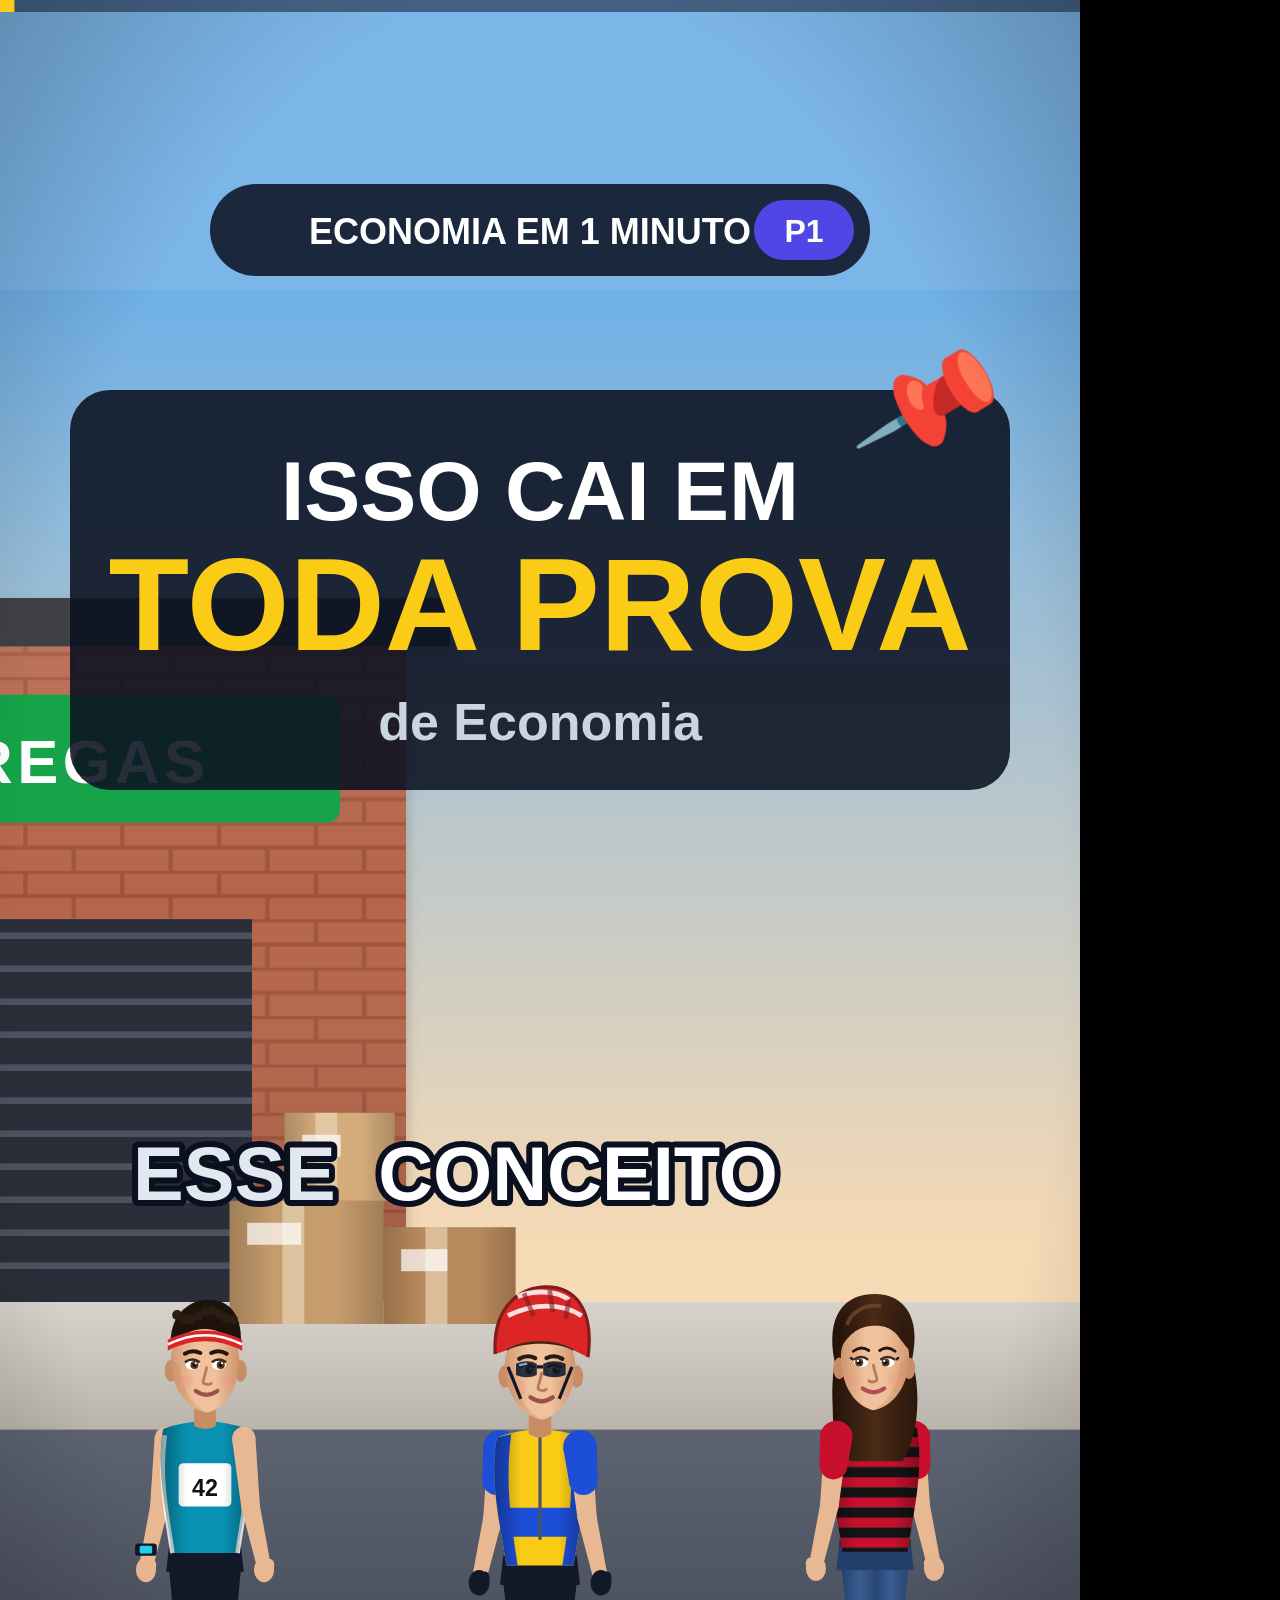
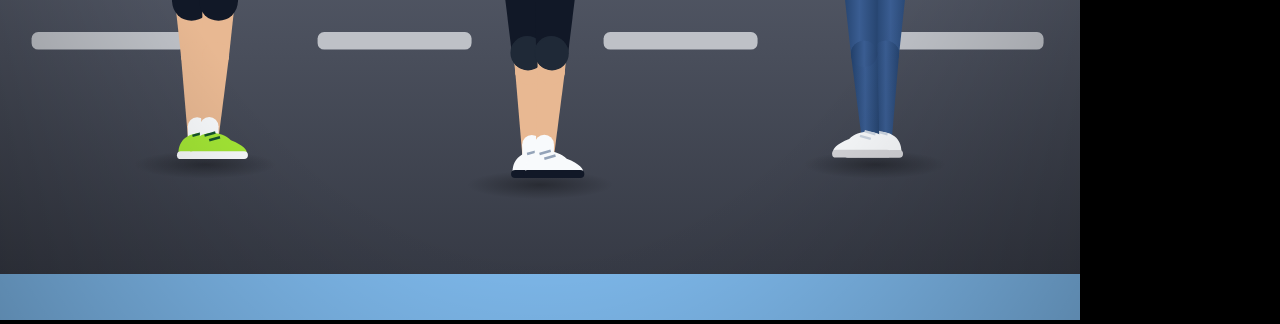
<file: video/shorts/parte1.html>
<!doctype html>
<html lang="pt-BR">
<head>
<meta charset="utf-8">
<meta name="viewport" content="width=device-width, initial-scale=1">
<title>Economia em 1 minuto · Parte 1</title>
<style>html,body{margin:0;background:#000;height:100%}#stage{width:1080px;height:1920px}</style>
</head>
<body>
<div id="stage"></div>
<script src="../../js/video.js"></script>
<script src="parte1-audio.js"></script>
<script src="parte1.js"></script>
<script>
  /* página usada para renderizar o vídeo quadro a quadro */
  window.renderAt = (t) => { document.getElementById("stage").innerHTML = Short1.renderAt(t); };
  renderAt(0.6);
</script>
</body>
</html>
</file>
<file: css/style.css>
/* ============ Tokens ============ */
:root {
  --font: ui-sans-serif, -apple-system, "Segoe UI", Roboto, "Helvetica Neue", Arial, "Noto Sans", sans-serif;
  --mono: ui-monospace, "SF Mono", "JetBrains Mono", Menlo, Consolas, monospace;
  --radius: 12px;
  --radius-sm: 8px;
  --maxw: 1120px;
}
[data-theme="light"] {
  --bg: #f6f7fb;
  --surface: #ffffff;
  --surface-2: #f1f3f9;
  --text: #161a2e;
  --text-2: #3b4058;
  --muted: #5b6178;
  --border: #e3e6ef;
  --border-2: #cfd4e2;
  --primary: #4f46e5;
  --primary-2: #4338ca;
  --primary-soft: #eef2ff;
  --on-primary: #ffffff;
  --accent: #4f46e5;
  --accent-soft: #eef2ff;
  --amber: #b45309;
  --amber-soft: #fff7e6;
  --teal: #0f766e;
  --teal-soft: #e6f7f5;
  --ok: #15803d;
  --ok-soft: #e9f9ef;
  --bad: #dc2626;
  --bad-soft: #fff0f0;
  --cap8: #2563eb; --cap8-soft: #eaf1ff;
  --cap9: #0f766e; --cap9-soft: #e5f6f4;
  --capA: #b45309; --capA-soft: #fff4e2;
  --c-f: #161a2e;
  --c-s: #2563eb;
  --c-d: #ea580c;
  --c-c: #16a34a;
  --c-gold: #b45309;
  --grid: #e9ecf4;
  --shadow: 0 1px 2px rgba(22,26,46,.05), 0 6px 20px rgba(79,70,229,.06);
  --hero-grad: linear-gradient(120deg, #4f46e5 0%, #2563eb 45%, #0d9488 100%);
  color-scheme: light;
}
[data-theme="dark"] {
  --bg: #0b1020;
  --surface: #121a2e;
  --surface-2: #18223a;
  --text: #e8ebf5;
  --text-2: #c3c8da;
  --muted: #8f97b0;
  --border: #24304a;
  --border-2: #33415f;
  --primary: #818cf8;
  --primary-2: #a5b4fc;
  --primary-soft: #1e1f4b;
  --on-primary: #0b1020;
  --accent: #8fa2ff;
  --accent-soft: #1b2347;
  --amber: #fbbf24;
  --amber-soft: #2b2110;
  --teal: #2dd4bf;
  --teal-soft: #0f2a2a;
  --ok: #4ade80;
  --ok-soft: #0f2a1c;
  --bad: #f87171;
  --bad-soft: #2d1418;
  --cap8: #60a5fa; --cap8-soft: #142545;
  --cap9: #2dd4bf; --cap9-soft: #0f2c2c;
  --capA: #fbbf24; --capA-soft: #2b2110;
  --c-f: #e8ebf5;
  --c-s: #6ea0ff;
  --c-d: #fb923c;
  --c-c: #4ade80;
  --c-gold: #fbbf24;
  --grid: #1c2640;
  --shadow: 0 1px 2px rgba(0,0,0,.3), 0 8px 24px rgba(0,0,0,.25);
  --hero-grad: linear-gradient(120deg, #a5b4fc 0%, #60a5fa 45%, #2dd4bf 100%);
  color-scheme: dark;
}

/* ============ Base ============ */
* { box-sizing: border-box; }
html { scroll-behavior: smooth; scroll-padding-top: 72px; }
body {
  margin: 0;
  font-family: var(--font);
  font-size: 16px;
  line-height: 1.6;
  color: var(--text);
  background: var(--bg);
  -webkit-font-smoothing: antialiased;
  transition: background .2s, color .2s;
}
a { color: var(--accent); text-decoration: none; }
a:hover { text-decoration: underline; }
h1, h2, h3, h4 { line-height: 1.25; letter-spacing: -0.015em; margin: 0 0 .5em; }
h1 { font-size: clamp(1.7rem, 3.4vw, 2.4rem); font-weight: 650; }
h2 { font-size: 1.3rem; font-weight: 620; }
h3 { font-size: 1.12rem; font-weight: 620; }
h4 { font-size: 1rem; font-weight: 600; }
p { margin: 0 0 .8em; }
button, input, select { font: inherit; color: inherit; }
hr.sep { border: 0; border-top: 1px solid var(--border); margin: 3rem 0 2rem; }
.muted { color: var(--muted); }
.small { font-size: .85rem; }
.center { text-align: center; }
[hidden] { display: none !important; }

/* ============ Top bar ============ */
.topbar {
  position: sticky; top: 0; z-index: 20;
  background: color-mix(in srgb, var(--bg) 85%, transparent);
  backdrop-filter: saturate(1.4) blur(10px);
  border-bottom: 1px solid var(--border);
}
.topbar-inner {
  max-width: var(--maxw); margin: 0 auto; padding: 0 20px;
  height: 56px; display: flex; align-items: center; gap: 20px;
}
.brand { display: flex; align-items: center; gap: 10px; font-weight: 650; color: var(--text); white-space: nowrap; }
.brand:hover { text-decoration: none; }
.brand-mark { width: 18px; height: 18px; border-radius: 5px; background: var(--text); position: relative; }
.brand-mark::after { content: ""; position: absolute; inset: 5px 4px 4px 4px; border-left: 2px solid var(--bg); border-bottom: 2px solid var(--bg); border-radius: 0 0 0 6px; transform: skewX(-10deg); }
.tabs { display: flex; gap: 2px; overflow-x: auto; scrollbar-width: none; flex: 1; }
.tabs::-webkit-scrollbar { display: none; }
.tabs a {
  padding: 6px 12px; border-radius: 999px; color: var(--muted); font-size: .92rem; white-space: nowrap;
}
.tabs a:hover { color: var(--text); text-decoration: none; background: var(--surface-2); }
.tabs a.on { color: var(--text); background: var(--surface-2); font-weight: 550; }
/* Barra superior em janelas estreitas: esconde o texto da marca e mostra que as abas rolam */
@media (max-width: 1000px) {
  .topbar-inner { gap: 12px; padding: 0 14px; }
  .brand-text { display: none; }
  .tabs {
    -webkit-mask-image: linear-gradient(90deg, #000 88%, transparent);
            mask-image: linear-gradient(90deg, #000 88%, transparent);
  }
  .tabs a { padding: 6px 10px; }
}
@media (max-width: 600px) {
  main { padding: 20px 14px 48px; }
  .card { padding: 16px; }
  .lab { padding: 16px; }
  .qcard, .tf-card { padding: 18px; }
  .fc { height: 340px; }
  .fc-face { padding: 28px 18px; }
  .fc-front p { font-size: 1.2rem; }
  .setup-foot .btn { margin-left: 0; width: 100%; }
  .tb-row { grid-template-columns: 1fr 70px 44px; }
}
.icon-btn {
  width: 36px; height: 36px; border-radius: 999px; border: 1px solid var(--border);
  background: var(--surface); display: grid; place-items: center; cursor: pointer; color: var(--text-2); flex: none;
}
.icon-btn:hover { border-color: var(--border-2); color: var(--text); }
[data-theme="light"] .i-moon, [data-theme="dark"] .i-sun { display: none; }

/* ============ Layout ============ */
main { max-width: var(--maxw); margin: 0 auto; padding: 32px 20px 64px; }
.page { animation: fade .25s ease; }
@keyframes fade { from { opacity: 0; transform: translateY(4px); } to { opacity: 1; transform: none; } }
.page-head { margin: 8px 0 28px; max-width: 760px; }
.lead { color: var(--text-2); font-size: 1.05rem; }
.grid { display: grid; gap: 16px; }
.grid.cards { grid-template-columns: repeat(auto-fill, minmax(min(280px, 100%), 1fr)); }
.grid.two { grid-template-columns: repeat(auto-fit, minmax(min(420px, 100%), 1fr)); margin-top: 16px; }
@media (max-width: 520px) { .grid.two { grid-template-columns: 1fr; } }
.card {
  background: var(--surface); border: 1px solid var(--border); border-radius: var(--radius);
  padding: 22px; box-shadow: var(--shadow);
}
.block { margin-top: 48px; }

/* ============ Home ============ */
.hero { padding: 24px 0 36px; max-width: 820px; }
.eyebrow { font-size: .8rem; text-transform: uppercase; letter-spacing: .08em; color: var(--muted); margin-bottom: 12px; }
.hero h1 { font-size: clamp(1.9rem, 4.4vw, 3rem); font-weight: 680; letter-spacing: -0.03em; }
.link-card { color: var(--text); display: block; transition: border-color .15s, transform .15s; }
.link-card:hover { text-decoration: none; border-color: var(--border-2); transform: translateY(-1px); }
.link-card h3 { margin: 6px 0 6px; }
.link-card p { color: var(--muted); margin: 0; font-size: .93rem; }
.card-k { font-family: var(--mono); font-size: .78rem; color: var(--muted); }
.progress-card h3 { margin-bottom: 14px; }
.pstat { display: flex; justify-content: space-between; align-items: baseline; font-size: .92rem; padding: 6px 0; border-bottom: 1px dashed var(--border); }
.pstat:last-of-type { border-bottom: 0; }
.pstat b { font-variant-numeric: tabular-nums; }
.traps { padding-left: 1.3em; display: grid; gap: 10px; max-width: 860px; }
.traps li { padding-left: .3em; color: var(--text-2); }
.traps li b { color: var(--text); }

/* ============ Buttons ============ */
.btn {
  display: inline-flex; align-items: center; justify-content: center; gap: 6px;
  padding: 9px 18px; border-radius: 999px; border: 1px solid var(--text);
  background: var(--text); color: var(--bg); cursor: pointer; font-weight: 550; font-size: .93rem;
  transition: opacity .15s, background .15s, border-color .15s;
}
.btn:hover { opacity: .88; text-decoration: none; }
.btn:disabled { opacity: .35; cursor: not-allowed; }
.btn.ghost { background: transparent; color: var(--text); border-color: var(--border-2); }
.btn.ghost:hover { border-color: var(--text); opacity: 1; }
.btn.sm { padding: 5px 12px; font-size: .85rem; }
.btn.ok-soft { background: var(--ok-soft); color: var(--ok); border-color: color-mix(in srgb, var(--ok) 30%, transparent); }
.btn.bad-soft { background: var(--bad-soft); color: var(--bad); border-color: color-mix(in srgb, var(--bad) 30%, transparent); }
.chip {
  border: 1px solid var(--border-2); background: var(--surface); border-radius: 999px;
  padding: 3px 11px; font-size: .82rem; cursor: pointer; color: var(--text-2);
}
.chip:hover { border-color: var(--text); color: var(--text); }
.seg { display: inline-flex; flex-wrap: wrap; gap: 4px; padding: 4px; background: var(--surface-2); border: 1px solid var(--border); border-radius: 999px; }
.seg-b { border: 0; background: transparent; padding: 6px 14px; border-radius: 999px; cursor: pointer; color: var(--muted); font-size: .88rem; }
.seg-b:hover { color: var(--text); }
.seg-b.on { background: var(--surface); color: var(--text); box-shadow: 0 0 0 1px var(--border-2); font-weight: 550; }
.seg.big { margin-bottom: 20px; }
.seg.big .seg-b { padding: 8px 16px; font-size: .93rem; }
label.inline { display: inline-flex; align-items: center; gap: 8px; cursor: pointer; font-size: .92rem; }
input[type="checkbox"] { accent-color: var(--accent); width: 16px; height: 16px; }
select {
  width: 100%; padding: 8px 12px; border-radius: var(--radius-sm); border: 1px solid var(--border-2);
  background: var(--surface); margin-top: 6px;
}

/* ============ Review ============ */
.review-layout { display: grid; grid-template-columns: 220px 1fr; gap: 48px; align-items: start; }
.toc { position: sticky; top: 80px; display: flex; flex-direction: column; gap: 2px; font-size: .88rem; max-height: calc(100vh - 100px); overflow: auto; }
.toc-title { font-size: .75rem; text-transform: uppercase; letter-spacing: .08em; color: var(--muted); margin: 14px 0 6px; }
.toc-title:first-child { margin-top: 0; }
.toc a { color: var(--muted); padding: 4px 10px; border-left: 2px solid var(--border); }
.toc a:hover { color: var(--text); text-decoration: none; border-left-color: var(--border-2); }
.toc a.on { color: var(--text); border-left-color: var(--text); }
/* Telas médias/estreitas: índice vira uma faixa horizontal rolável acima do texto */
@media (max-width: 900px) {
  .review-layout { grid-template-columns: 1fr; gap: 20px; }
  .toc {
    position: static; max-height: none; flex-direction: row; gap: 6px;
    overflow-x: auto; scrollbar-width: none; padding-bottom: 4px;
    -webkit-mask-image: linear-gradient(90deg, #000 92%, transparent);
            mask-image: linear-gradient(90deg, #000 92%, transparent);
  }
  .toc::-webkit-scrollbar { display: none; }
  .toc-title { display: none; }
  .toc a { flex: none; white-space: nowrap; border: 1px solid var(--border-2); border-radius: 999px; padding: 4px 12px; font-size: .84rem; }
  .toc a.on { border-color: var(--text); }
}
.prose { max-width: 760px; min-width: 0; }
.prose p, .prose li { color: var(--text-2); }
.prose b { color: var(--text); font-weight: 600; }
.prose ul, .prose ol { padding-left: 1.3em; margin: 0 0 1em; }
.prose li { margin-bottom: .45em; }
.prose h3 { margin-top: 2.4em; padding-top: .4em; }
.prose h4 { margin-top: 1.6em; }
.chapter-label { font-family: var(--mono); font-size: .8rem; color: var(--muted); text-transform: uppercase; letter-spacing: .08em; }
.chapter-title { font-size: 1.6rem; margin: 4px 0 16px; letter-spacing: -0.02em; }
.callout { border: 1px solid var(--border); border-radius: var(--radius); padding: 16px 18px; background: var(--surface); margin: 1em 0; }
.callout p:last-child { margin-bottom: 0; }
.callout-t { font-weight: 620; color: var(--text) !important; margin-bottom: 6px !important; }
.callout.accent { border-color: color-mix(in srgb, var(--accent) 40%, var(--border)); background: var(--accent-soft); }
.two-col { display: grid; grid-template-columns: 1fr 1fr; gap: 14px; }
.two-col .callout { margin: 0; }
@media (max-width: 640px) { .two-col { grid-template-columns: 1fr; } }
details.case { border: 1px solid var(--border); border-radius: var(--radius); background: var(--surface); margin: 12px 0; }
details.case summary { cursor: pointer; padding: 12px 16px; font-weight: 560; list-style: none; display: flex; align-items: center; gap: 10px; }
details.case summary::-webkit-details-marker { display: none; }
details.case summary::after { content: "+"; margin-left: auto; color: var(--muted); font-weight: 400; font-size: 1.2rem; line-height: 1; }
details.case[open] summary::after { content: "–"; }
details.case summary span { font-size: .72rem; text-transform: uppercase; letter-spacing: .06em; color: var(--muted); border: 1px solid var(--border-2); border-radius: 999px; padding: 1px 8px; font-weight: 500; }
details.case p { padding: 0 16px 14px; margin: 0; }
.summary { border-left: 2px solid var(--text); padding: 4px 0 4px 18px; }
.summary p { margin-bottom: .5em; }
.table-wrap { overflow-x: auto; margin: 1em 0; }
table.t { border-collapse: collapse; width: 100%; font-size: .93rem; }
table.t caption { text-align: left; font-weight: 600; padding-bottom: 8px; color: var(--text); }
table.t th, table.t td { text-align: left; padding: 9px 12px; border-bottom: 1px solid var(--border); }
table.t th { font-weight: 560; color: var(--muted); font-size: .82rem; text-transform: uppercase; letter-spacing: .04em; }
table.t td:nth-child(2) { font-family: var(--mono); font-size: .85rem; color: var(--text-2); }
.end-cta { margin-top: 2.5em; }

/* ============ Figures / Charts ============ */
.fig { margin: 1.4em 0; padding: 16px; border: 1px solid var(--border); border-radius: var(--radius); background: var(--surface); }
.fig.bare { border: 0; padding: 0; margin: 8px 0 0; background: transparent; }
.fig figcaption { font-size: .85rem; color: var(--muted); margin-top: 10px; }
.chart svg { width: 100%; height: auto; display: block; overflow: visible; }
.chart text { font-family: var(--font); fill: var(--muted); font-size: 11px; }
.chart .ax { stroke: var(--border-2); stroke-width: 1; }
.chart .gridl { stroke: var(--grid); stroke-width: 1; }
.chart .lbl { font-size: 11.5px; font-weight: 600; }
.chart .ln { fill: none; stroke-width: 2.2; stroke-linecap: round; stroke-linejoin: round; }
.chart .ln.ghost { stroke-width: 1.5; stroke-dasharray: 5 4; opacity: .55; }
.chart .f { stroke: var(--c-f); } .chart .tf { fill: var(--c-f); }
.chart .s { stroke: var(--c-s); } .chart .ts { fill: var(--c-s); }
.chart .d { stroke: var(--c-d); } .chart .td { fill: var(--c-d); }
.chart .c { stroke: var(--c-c); } .chart .tc { fill: var(--c-c); }
.chart .gold { stroke: var(--c-gold); } .chart .tgold { fill: var(--c-gold); }
.chart .guide { stroke: var(--muted); stroke-width: 1; stroke-dasharray: 3 3; opacity: .7; }
.chart .dot { stroke: var(--surface); stroke-width: 2; }
.chart .arrow { stroke: var(--text-2); stroke-width: 1.6; fill: none; }
.chart .arrowhead { fill: var(--text-2); }
.chart .cgap { stroke: var(--c-c); stroke-width: 3; opacity: .85; }
.chart .band { fill: var(--c-c); opacity: .08; }
.fig-ctrl { display: flex; justify-content: flex-end; margin-bottom: 8px; }
.legend { display: flex; flex-wrap: wrap; gap: 6px 16px; font-size: .82rem; color: var(--muted); margin-top: 8px; }
.legend i { display: inline-block; width: 16px; height: 3px; border-radius: 2px; vertical-align: middle; margin-right: 6px; }
.legend i.dash { background: repeating-linear-gradient(90deg, currentColor 0 4px, transparent 4px 7px) !important; opacity: .6; }

/* ============ Lab ============ */
.lab { padding: 24px; }
.lab-head { display: flex; justify-content: space-between; align-items: center; gap: 12px; flex-wrap: wrap; margin-bottom: 18px; }
.lab-head h2 { margin: 0; }
.lab-actions { display: flex; gap: 8px; }
.lab-body { display: grid; grid-template-columns: 300px 1fr; gap: 28px; }
@media (max-width: 820px) { .lab-body { grid-template-columns: 1fr; } }
.lab-controls { display: flex; flex-direction: column; gap: 16px; }
.slider span { display: flex; justify-content: space-between; font-size: .9rem; color: var(--text-2); margin-bottom: 4px; }
.slider span b { margin: 0 auto 0 5px; }
.slider output { font-family: var(--mono); font-size: .85rem; color: var(--text); }
input[type="range"] { width: 100%; accent-color: var(--text); }
.checks { display: flex; flex-direction: column; gap: 6px; font-size: .88rem; color: var(--text-2); padding-top: 4px; border-top: 1px solid var(--border); padding-top: 14px; }
.checks label { display: flex; gap: 8px; align-items: center; cursor: pointer; }
.presets { display: flex; flex-wrap: wrap; gap: 6px; align-items: center; }
.lab-read { display: grid; grid-template-columns: repeat(auto-fit, minmax(170px, 1fr)); gap: 10px; margin-top: 20px; }
.stat { border: 1px solid var(--border); border-radius: var(--radius-sm); padding: 10px 14px; background: var(--surface-2); }
.stat .k { font-size: .76rem; color: var(--muted); text-transform: uppercase; letter-spacing: .05em; }
.stat .v { font-size: 1.05rem; font-weight: 600; font-variant-numeric: tabular-nums; }
.stat .d { font-size: .8rem; margin-left: 6px; }
.up { color: var(--ok); } .down { color: var(--bad); } .same { color: var(--muted); }
.stat.wide { grid-column: 1 / -1; background: var(--surface); }
.lab-traj { margin-top: 28px; border-top: 1px solid var(--border); padding-top: 22px; }
.lab-traj h3 { margin-bottom: 4px; }
.lab-traj .seg { margin: 10px 0 12px; }

.flow { display: flex; flex-direction: column; align-items: stretch; gap: 4px; margin-top: 12px; }
.flow-step { border: 1px solid var(--border); border-radius: var(--radius-sm); padding: 10px 14px; background: var(--surface-2); display: flex; flex-direction: column; gap: 2px; }
.flow-step b { font-size: .95rem; }
.flow-step span { font-family: var(--mono); font-size: .82rem; color: var(--text-2); }
.flow-step em { font-style: normal; font-size: .82rem; color: var(--muted); }
.flow-arrow { text-align: center; font-size: .8rem; color: var(--muted); padding: 2px 0; }

/* ============ Quiz ============ */
.setup-grid { display: grid; grid-template-columns: repeat(auto-fit, minmax(200px, 1fr)); gap: 16px; }
.setup-grid label { font-size: .85rem; color: var(--muted); }
.setup-foot { display: flex; align-items: center; gap: 16px; flex-wrap: wrap; margin-top: 20px; padding-top: 18px; border-top: 1px solid var(--border); }
.setup-foot .btn { margin-left: auto; }
.quiz-run { max-width: 780px; margin: 0 auto; }
.quiz-top { display: flex; align-items: center; gap: 14px; margin-bottom: 14px; }
.bar { flex: 1; height: 6px; background: var(--surface-2); border-radius: 999px; overflow: hidden; border: 1px solid var(--border); }
.bar.thin { height: 4px; max-width: 520px; margin: 18px auto 6px; }
.bar-fill { height: 100%; background: var(--text); width: 0; transition: width .3s; }
.bar-fill.ok { background: var(--ok); }
.qcard { padding: 28px; }
.qmeta { font-size: .78rem; color: var(--muted); text-transform: uppercase; letter-spacing: .06em; margin-bottom: 10px; }
.qtext { font-size: 1.2rem; font-weight: 580; margin-bottom: 20px; line-height: 1.45; }
.opts { display: flex; flex-direction: column; gap: 10px; }
.opt {
  display: flex; gap: 14px; align-items: flex-start; text-align: left;
  padding: 13px 16px; border: 1px solid var(--border-2); border-radius: var(--radius-sm);
  background: var(--surface); cursor: pointer; line-height: 1.45; transition: border-color .12s, background .12s;
}
.opt:hover:not(:disabled) { border-color: var(--text); }
.opt .key { flex: none; width: 24px; height: 24px; border-radius: 6px; border: 1px solid var(--border-2); display: grid; place-items: center; font-size: .78rem; font-family: var(--mono); color: var(--muted); margin-top: 1px; }
.opt:disabled { cursor: default; }
.opt.sel { border-color: var(--text); background: var(--surface-2); }
.opt.sel .key { background: var(--text); color: var(--bg); border-color: var(--text); }
.opt.right { border-color: var(--ok); background: var(--ok-soft); }
.opt.right .key { background: var(--ok); border-color: var(--ok); color: var(--bg); }
.opt.wrong { border-color: var(--bad); background: var(--bad-soft); }
.opt.wrong .key { background: var(--bad); border-color: var(--bad); color: var(--bg); }
.opt.dim { opacity: .55; }
.qexp { margin-top: 18px; padding: 14px 16px; border-radius: var(--radius-sm); background: var(--surface-2); border: 1px solid var(--border); font-size: .94rem; color: var(--text-2); }
.qexp b { color: var(--text); }
.qexp .verdict { font-weight: 650; margin-right: 6px; }
.qexp .verdict.ok { color: var(--ok); } .qexp .verdict.bad { color: var(--bad); }
.qnav { display: flex; justify-content: space-between; align-items: center; margin-top: 22px; gap: 12px; }
.kbd-hint { }
@media (hover: none) { .kbd-hint { display: none; } }
.quiz-end { max-width: 780px; margin: 0 auto; }
.score-hero { text-align: center; padding: 32px 22px; }
.score-big { font-size: 3.4rem; font-weight: 700; letter-spacing: -0.04em; line-height: 1; }
.score-sub { color: var(--muted); margin-top: 8px; }
.score-actions { display: flex; gap: 10px; justify-content: center; flex-wrap: wrap; margin-top: 20px; }
.topic-break { margin-top: 16px; }
.tb-row { display: grid; grid-template-columns: 1fr 120px 52px; gap: 12px; align-items: center; font-size: .88rem; padding: 5px 0; }
.tb-row .bar { height: 5px; }
.tb-row b { text-align: right; font-variant-numeric: tabular-nums; }
.review-list { display: flex; flex-direction: column; gap: 10px; margin-top: 16px; }
.rv { border: 1px solid var(--border); border-radius: var(--radius-sm); padding: 14px 16px; background: var(--surface); }
.rv.wrong { border-left: 3px solid var(--bad); }
.rv.right { border-left: 3px solid var(--ok); }
.rv-q { font-weight: 560; margin-bottom: 6px; }
.rv p { font-size: .9rem; margin: 2px 0; color: var(--text-2); }
.rv .lab-ok { color: var(--ok); font-weight: 600; } .rv .lab-bad { color: var(--bad); font-weight: 600; }

/* ============ Flashcards ============ */
.fc-controls { display: flex; flex-wrap: wrap; align-items: center; gap: 12px; margin-bottom: 24px; }
.fc-stage { max-width: 640px; margin: 0 auto; }
.fc { perspective: 1400px; cursor: pointer; outline: none; height: 300px; }
.fc-inner { position: relative; width: 100%; height: 100%; transition: transform .45s cubic-bezier(.2,.7,.2,1); transform-style: preserve-3d; }
.fc.flip .fc-inner { transform: rotateY(180deg); }
.fc-face {
  position: absolute; inset: 0; backface-visibility: hidden; -webkit-backface-visibility: hidden;
  border: 1px solid var(--border); border-radius: 16px; background: var(--surface); box-shadow: var(--shadow);
  display: flex; flex-direction: column; align-items: center; justify-content: center; padding: 32px; text-align: center;
}
.fc:focus-visible .fc-face { border-color: var(--text); }
.fc-front p { font-size: 1.45rem; font-weight: 620; letter-spacing: -0.015em; margin: 0; line-height: 1.3; }
.fc-back { transform: rotateY(180deg); background: var(--surface-2); }
.fc-back p { font-size: 1.02rem; color: var(--text-2); margin: 0; line-height: 1.55; }
.fc-tag { position: absolute; top: 14px; left: 16px; font-size: .72rem; text-transform: uppercase; letter-spacing: .06em; color: var(--muted); }
.fc-tag .known { color: var(--ok); margin-left: 8px; }
.fc-hint { position: absolute; bottom: 14px; font-size: .78rem; color: var(--muted); }
.fc-nav { display: flex; justify-content: center; align-items: center; gap: 10px; margin-top: 18px; flex-wrap: wrap; }
.fc-nav #fcPos { min-width: 64px; text-align: center; font-variant-numeric: tabular-nums; }
.empty { text-align: center; padding: 40px 20px; color: var(--muted); }

/* ============ Games ============ */
.game { max-width: 820px; }
.tf-card { padding: 30px; }
.tf-statement { font-size: 1.2rem; font-weight: 560; line-height: 1.45; min-height: 3.2em; }
.tf-btns { display: flex; gap: 12px; margin-top: 22px; }
.tf-btns .btn { flex: 1; padding: 12px; font-size: 1rem; }
.tf-head { display: flex; justify-content: space-between; align-items: center; margin-bottom: 14px; font-size: .88rem; color: var(--muted); }
.tf-head b { color: var(--text); font-variant-numeric: tabular-nums; }
.streak { color: var(--c-gold) !important; }

.shock-table { width: 100%; border-collapse: collapse; font-size: .93rem; }
.shock-table th { text-align: center; font-size: .78rem; text-transform: uppercase; letter-spacing: .04em; color: var(--muted); font-weight: 560; padding: 8px 6px; border-bottom: 1px solid var(--border); }
.shock-table th:first-child { text-align: left; }
.shock-table td { padding: 10px 6px; border-bottom: 1px solid var(--border); vertical-align: middle; }
.shock-table td:not(:first-child) { text-align: center; width: 112px; }
.tri { display: inline-flex; border: 1px solid var(--border-2); border-radius: 999px; overflow: hidden; }
.tri button { border: 0; background: transparent; width: 32px; height: 28px; cursor: pointer; color: var(--muted); font-size: .95rem; }
.tri button + button { border-left: 1px solid var(--border); }
.tri button.on { background: var(--text); color: var(--bg); }
.tri.ok { border-color: var(--ok); box-shadow: 0 0 0 2px var(--ok-soft); }
.tri.bad { border-color: var(--bad); box-shadow: 0 0 0 2px var(--bad-soft); }
.tri.na { opacity: .3; pointer-events: none; }
.shock-exp { font-size: .84rem; color: var(--text-2); margin-top: 6px; display: none; }
.checked .shock-exp { display: block; }
.shock-foot { display: flex; gap: 10px; align-items: center; margin-top: 18px; flex-wrap: wrap; }
.shock-legend { font-size: .85rem; color: var(--muted); margin-bottom: 14px; }
@media (max-width: 640px) {
  .shock-table, .shock-table tbody { display: block; }
  .shock-table td:not(:first-child) { width: auto; }
  .tri button { width: 26px; }
  .seg { border-radius: 16px; }
  .shock-table thead { display: none; }
  .shock-table tr { display: grid; grid-template-columns: repeat(3, 1fr); gap: 6px; padding: 12px 0; border-bottom: 1px solid var(--border); }
  .shock-table td { border: 0; padding: 2px; }
  .shock-table td:first-child { grid-column: 1 / -1; }
  .shock-table td:not(:first-child)::before { content: attr(data-l); display: block; font-size: .7rem; color: var(--muted); text-transform: uppercase; }
}

.match-grid { display: grid; grid-template-columns: 1fr 1.6fr; gap: 10px 16px; }
.match-col { display: flex; flex-direction: column; gap: 8px; }
.mi {
  text-align: left; padding: 11px 14px; border: 1px solid var(--border-2); border-radius: var(--radius-sm);
  background: var(--surface); cursor: pointer; font-size: .9rem; line-height: 1.4; transition: all .12s; min-height: 48px;
}
.mi:hover:not(:disabled) { border-color: var(--text); }
.mi.sel { border-color: var(--text); background: var(--surface-2); box-shadow: 0 0 0 1px var(--text); }
.mi.done { border-color: var(--ok); background: var(--ok-soft); color: var(--ok); cursor: default; }
.mi.err { animation: shake .35s; border-color: var(--bad); background: var(--bad-soft); }
.mi.left { font-weight: 580; }
@keyframes shake { 0%,100% { transform: none; } 25% { transform: translateX(-4px); } 75% { transform: translateX(4px); } }
.match-head { display: flex; justify-content: space-between; align-items: center; margin-bottom: 14px; flex-wrap: wrap; gap: 10px; }
@media (max-width: 560px) { .match-grid { grid-template-columns: 1fr; } }

/* ============ Footer ============ */
.foot { border-top: 1px solid var(--border); padding: 24px 20px 40px; text-align: center; font-size: .82rem; color: var(--muted); }
.foot p { max-width: var(--maxw); margin: 0 auto; }


/* ================= v2: novos componentes ================= */

/* Acessibilidade: foco visível para quem navega pelo teclado */
:focus-visible { outline: 2px solid var(--accent); outline-offset: 2px; border-radius: 6px; }
.opt:focus-visible, .mi:focus-visible { outline-offset: 1px; }
body.noscroll { overflow: hidden; }

/* Barra de progresso de leitura */
.readbar { height: 2px; background: transparent; position: absolute; left: 0; right: 0; bottom: -1px; }
.readbar-fill { height: 100%; width: 0; background: var(--text); transition: width .1s linear; }
.topbar { position: sticky; }
.toc a.read::after { content: " ✓"; color: var(--ok); font-size: .8em; }

/* Destaque ao pular para uma seção */
.flash { animation: flashbg 1.6s ease; border-radius: 6px; }
@keyframes flashbg { 0%, 30% { background: var(--accent-soft); box-shadow: 0 0 0 6px var(--accent-soft); } 100% { background: transparent; box-shadow: 0 0 0 6px transparent; } }

/* Início: continuar */
.next-block { margin: 0 0 28px; }
.next-block h2 { font-size: 1.05rem; margin-bottom: 12px; }
.next-grid { display: grid; grid-template-columns: repeat(auto-fit, minmax(min(240px, 100%), 1fr)); gap: 10px; }
.next-item {
  display: flex; gap: 14px; align-items: center; text-align: left; cursor: pointer;
  padding: 14px 16px; border-radius: var(--radius); border: 1px solid var(--border-2); background: var(--surface);
  transition: border-color .15s, transform .15s;
}
.next-item:hover { border-color: var(--text); transform: translateY(-1px); }
.next-item b { flex: none; font-size: 1.5rem; font-weight: 680; letter-spacing: -0.02em; min-width: 2.2ch; font-variant-numeric: tabular-nums; }
.next-item span { display: flex; flex-direction: column; font-size: .9rem; color: var(--text-2); line-height: 1.35; }
.next-item em { font-style: normal; color: var(--accent); font-size: .84rem; margin-top: 3px; }
.next-item.done { cursor: default; }
.next-item.done b { color: var(--ok); }

/* Selo "atividade" */
.tag-atv { display: inline-block; font-size: .7rem; text-transform: uppercase; letter-spacing: .05em; color: var(--c-gold); border: 1px solid color-mix(in srgb, var(--c-gold) 45%, transparent); border-radius: 999px; padding: 0 7px; vertical-align: 1px; font-weight: 550; }

/* Quiz: cronômetro, grade, link para a revisão */
.timer { font-family: var(--mono); font-size: .88rem; padding: 3px 10px; border: 1px solid var(--border-2); border-radius: 999px; font-variant-numeric: tabular-nums; }
.timer.low { color: var(--bad); border-color: var(--bad); }
.qnav .kbd-hint { flex: 1; text-align: center; }
.qgrid { display: flex; flex-wrap: wrap; gap: 6px; margin-top: 14px; justify-content: center; }
.qgrid button {
  width: 34px; height: 34px; border-radius: 8px; border: 1px solid var(--border-2); background: var(--surface);
  cursor: pointer; font-size: .82rem; font-variant-numeric: tabular-nums; color: var(--muted);
}
.qgrid button:hover { border-color: var(--text); color: var(--text); }
.qgrid button.ans { background: var(--surface-2); color: var(--text); border-color: var(--text-2); }
.qgrid button.ok { background: var(--ok-soft); color: var(--ok); border-color: var(--ok); }
.qgrid button.bad { background: var(--bad-soft); color: var(--bad); border-color: var(--bad); }
.qgrid button.cur { box-shadow: 0 0 0 2px var(--text); color: var(--text); }
.ref-link { white-space: nowrap; font-weight: 550; margin-left: 4px; }
.back-pill {
  position: fixed; left: 50%; bottom: 24px; transform: translateX(-50%); z-index: 30;
  background: var(--text); color: var(--bg); padding: 10px 18px; border-radius: 999px; font-weight: 550; font-size: .92rem;
  box-shadow: 0 6px 24px rgba(0,0,0,.25);
}
.back-pill:hover { text-decoration: none; opacity: .92; }

/* Flashcards: estado da repetição espaçada */
.fc-tag .st { margin-left: 8px; }
.fc-tag .st.new { color: var(--accent); }
.fc-tag .st.learn { color: var(--c-gold); }
.fc-tag .st.known { color: var(--ok); }
.srs-note { margin-top: 2px; }

/* Busca */
.search-overlay { position: fixed; inset: 0; z-index: 50; background: color-mix(in srgb, var(--bg) 55%, rgba(0,0,0,.45)); backdrop-filter: blur(3px); display: flex; justify-content: center; align-items: flex-start; padding: 10vh 16px 16px; }
.search-box { width: 100%; max-width: 640px; background: var(--surface); border: 1px solid var(--border-2); border-radius: 14px; box-shadow: 0 20px 60px rgba(0,0,0,.3); overflow: hidden; display: flex; flex-direction: column; max-height: 75vh; }
.search-input-wrap { display: flex; align-items: center; gap: 10px; padding: 12px 16px; border-bottom: 1px solid var(--border); color: var(--muted); }
.search-input-wrap input { flex: 1; border: 0; background: transparent; font-size: 1.05rem; outline: none; color: var(--text); }
.search-input-wrap input::-webkit-search-cancel-button { display: none; }
kbd { font-family: var(--mono); font-size: .72rem; border: 1px solid var(--border-2); border-radius: 5px; padding: 1px 6px; color: var(--muted); }
.search-res { overflow-y: auto; padding: 8px; }
.sr-hint { padding: 12px; margin: 0; }
.sr-group + .sr-group { margin-top: 8px; }
.sr-title { font-size: .72rem; text-transform: uppercase; letter-spacing: .07em; color: var(--muted); margin: 6px 10px; }
.sr-item { display: flex; flex-direction: column; gap: 3px; width: 100%; text-align: left; padding: 9px 12px; border-radius: 8px; border: 0; background: transparent; color: var(--text); cursor: pointer; font-size: .9rem; }
.sr-item:hover, .sr-item:focus-visible { background: var(--surface-2); text-decoration: none; }
.sr-item b { font-weight: 560; }
.sr-item > span { color: var(--text-2); font-size: .85rem; line-height: 1.45; }
.sr-item mark { background: color-mix(in srgb, var(--c-gold) 30%, transparent); color: inherit; border-radius: 3px; padding: 0 1px; }
.sr-ans { display: block; margin-top: 4px; padding-top: 6px; border-top: 1px dashed var(--border); }

/* Atividade */
.atv-actions { margin-top: 14px; }
.atv-list { display: flex; flex-direction: column; gap: 16px; max-width: 860px; }
.atv { padding: 24px; }
.atv-num { font-family: var(--mono); font-size: .78rem; color: var(--c-gold); text-transform: uppercase; letter-spacing: .07em; }
.atv h2 { margin: 4px 0 8px; }
.atv-ctx { color: var(--muted); font-style: italic; }
.atv-item { margin-top: 16px; }
.atv-q { color: var(--text); margin-bottom: 8px; }
.atv-ans { border: 1px solid var(--border); border-radius: var(--radius-sm); background: var(--surface-2); }
.atv-ans summary { cursor: pointer; padding: 9px 14px; font-size: .9rem; font-weight: 550; color: var(--accent); }
.atv-ans[open] summary { border-bottom: 1px solid var(--border); }
.atv-ans > div { padding: 12px 14px; font-size: .94rem; color: var(--text-2); line-height: 1.6; }
.atv-ans b { color: var(--text); }
.atv-keys { display: flex; flex-wrap: wrap; gap: 6px; align-items: center; margin-top: 16px; }
.chip.static { cursor: default; font-size: .78rem; }
.chip.static:hover { border-color: var(--border-2); color: var(--text-2); }
.atv-foot { display: flex; gap: 8px; margin-top: 16px; flex-wrap: wrap; }

/* Laboratório */
.scale-note { color: var(--c-gold); }

/* Cola */
.cola { background: var(--surface); border: 1px solid var(--border); border-radius: var(--radius); padding: 24px; font-size: .9rem; }
.cola-head { display: flex; justify-content: space-between; flex-wrap: wrap; gap: 8px; border-bottom: 2px solid var(--text); padding-bottom: 8px; margin-bottom: 14px; }
.cola-head span { color: var(--muted); }
.cola-cols { display: grid; grid-template-columns: 1fr 1fr; gap: 14px 26px; }
.cola-cols .span2 { grid-column: 1 / -1; }
@media (max-width: 760px) { .cola-cols { grid-template-columns: 1fr; } }
.cola h3 { font-size: .82rem; text-transform: uppercase; letter-spacing: .06em; margin: 0 0 6px; color: var(--text); }
.cola p { margin: 0 0 5px; color: var(--text-2); line-height: 1.45; }
.cola b { color: var(--text); }
.cola table.t.mini { font-size: .84rem; margin-bottom: 6px; }
.cola table.t.mini th, .cola table.t.mini td { padding: 4px 8px; }
.cola table.t.mini td:nth-child(2) { font-family: inherit; }
.cola-authors { columns: 2; column-gap: 24px; padding-left: 1.1em; margin: 0; color: var(--text-2); }
.cola-authors li { break-inside: avoid; margin-bottom: 2px; }
.cola .traps { gap: 3px; font-size: .86rem; max-width: none; padding-left: 2em; }
@media (max-width: 560px) { .cola-authors { columns: 1; } .cola { padding: 16px; } }

/* Navegação inferior (celular) */
.bottomnav, .more-sheet { display: none; }
@media (max-width: 600px) {
  .tabs { display: none; }
  .topbar-inner { justify-content: space-between; }
  .brand-text { display: inline; }
  body { padding-bottom: 68px; }
  .bottomnav {
    display: grid; grid-template-columns: repeat(5, 1fr); position: fixed; left: 0; right: 0; bottom: 0; z-index: 25;
    background: color-mix(in srgb, var(--surface) 92%, transparent); backdrop-filter: blur(10px);
    border-top: 1px solid var(--border); padding: 6px 4px calc(6px + env(safe-area-inset-bottom));
  }
  .bottomnav a, .bottomnav button {
    display: flex; flex-direction: column; align-items: center; gap: 2px; padding: 4px 0; border: 0; background: none;
    color: var(--muted); font-size: .7rem; cursor: pointer; border-radius: 10px;
  }
  .bottomnav a:hover { text-decoration: none; }
  .bottomnav svg { width: 22px; height: 22px; fill: none; stroke: currentColor; stroke-width: 1.7; stroke-linecap: round; stroke-linejoin: round; }
  .bottomnav a.on { color: var(--text); }
  .bottomnav a.on svg { stroke-width: 2.1; }
  .more-sheet:not([hidden]) {
    display: flex; flex-direction: column; position: fixed; right: 10px; bottom: 76px; z-index: 26; min-width: 220px;
    background: var(--surface); border: 1px solid var(--border-2); border-radius: 14px; padding: 6px; box-shadow: 0 10px 40px rgba(0,0,0,.25);
  }
  .more-sheet a, .more-sheet button { padding: 11px 14px; border-radius: 9px; color: var(--text); font-size: .95rem; text-align: left; border: 0; background: none; cursor: pointer; }
  .more-sheet a:hover, .more-sheet button:hover { background: var(--surface-2); text-decoration: none; }
  .more-sheet a.on { font-weight: 600; }
  .back-pill { bottom: 84px; }
  .qnav .kbd-hint { display: none; }
  .quiz-top { flex-wrap: wrap; }
}

/* Impressão: só a cola */
@media print {
  @page { margin: 9mm 10mm; }
  :root, [data-theme="dark"], [data-theme="light"] {
    --bg: #fff; --surface: #fff; --surface-2: #f4f4f4; --text: #000; --text-2: #222; --muted: #555; --border: #ccc; --border-2: #bbb; --ok: #000; --c-gold: #000;
  }
  body { background: #fff; font-size: 10.5pt; padding: 0; }
  .topbar, .bottomnav, .more-sheet, .foot, .back-pill, .search-overlay, .no-print, .page:not(#cola) { display: none !important; }
  #cola { display: block !important; }
  main { padding: 0; max-width: none; }
  .cola { border: 0; padding: 0; font-size: 9pt; }
  .cola-cols { grid-template-columns: 1fr 1fr; gap: 6px 18px; }
  .cola section { break-inside: avoid; }
  .cola .traps { font-size: 8pt; padding-left: 2.2em; gap: 1px; }
  .cola p { margin-bottom: 2px; line-height: 1.32; }
  .cola h3 { margin-bottom: 3px; font-size: 8pt; }
  .cola table.t.mini { font-size: 8pt; margin-bottom: 2px; }
  .cola table.t.mini th, .cola table.t.mini td { padding: 1px 6px; line-height: 1.25; font-size: 7.8pt; font-family: var(--font); }
  .cola table.t.mini th { font-size: 7pt; }
  body { line-height: 1.35; }
  .cola-cols > section:nth-child(2) { align-self: start; }
  .cola-authors { columns: 3; column-gap: 14px; font-size: 7.4pt; line-height: 1.25; }
  .cola { font-size: 8.4pt; }
  .cola p { font-size: 8.2pt; }
  .cola-head { margin-bottom: 6px; padding-bottom: 4px; }
  .page { animation: none; }
}

/* Revisão conceitual */
.review-intro { margin-top: 0; }
.idea, .exemplo, .prova { border-radius: var(--radius); padding: 14px 18px; margin: 1em 0 1.2em; color: var(--text-2); line-height: 1.6; }
.idea > span, .exemplo > span, .prova > span { display: block; font-size: .72rem; text-transform: uppercase; letter-spacing: .07em; font-weight: 600; margin-bottom: 4px; }
.idea { border-left: 3px solid var(--text); background: var(--surface-2); font-size: 1.04rem; color: var(--text); }
.idea > span { color: var(--muted); }
.exemplo { border: 1px dashed var(--border-2); background: var(--surface); }
.exemplo > span { color: var(--c-c); }
.prova { border: 1px solid color-mix(in srgb, var(--c-gold) 45%, var(--border)); background: color-mix(in srgb, var(--c-gold) 7%, var(--surface)); }
.prova > span { color: var(--c-gold); }
.prova ul { margin: 4px 0 0; }
.prova li { margin-bottom: .3em; }
table.t.concept td:nth-child(2) { font-family: var(--font); font-size: .93rem; color: var(--text-2); }
.end-cta { display: flex; gap: 10px; flex-wrap: wrap; }

/* Vídeo */
.vplayer { background: #0f172a; border-radius: 16px; overflow: hidden; border: 1px solid var(--border); box-shadow: var(--shadow); }
.v-stage { aspect-ratio: 16 / 9; width: 100%; cursor: pointer; background: #bde6ff; }
.v-stage svg { width: 100%; height: 100%; display: block; }
.v-controls { display: flex; align-items: center; gap: 8px; padding: 10px 12px; background: #0f172a; color: #e2e8f0; flex-wrap: wrap; }
.v-btn { width: 38px; height: 38px; border-radius: 999px; border: 0; background: transparent; color: #e2e8f0; display: grid; place-items: center; cursor: pointer; flex: none; }
.v-btn:hover { background: rgba(255,255,255,.1); }
.v-btn svg { width: 20px; height: 20px; fill: none; stroke: currentColor; stroke-width: 2; stroke-linejoin: round; stroke-linecap: round; }
.v-main { background: #fff; color: #0f172a; }
.v-main:hover { background: #e2e8f0; }
.v-main svg { fill: currentColor; stroke: none; }
.vplayer .i-pause, .vplayer.playing .i-play { display: none; }
.vplayer.playing .i-pause { display: block; }
.v-prog { flex: 1; min-width: 120px; height: 8px; background: rgba(255,255,255,.18); border-radius: 999px; position: relative; cursor: pointer; }
.v-prog-fill { position: absolute; inset: 0 auto 0 0; width: 0; background: #fff; border-radius: 999px; }
.v-marks i { position: absolute; top: -2px; width: 2px; height: 12px; background: #0f172a; opacity: .7; }
.v-time { font-family: var(--mono); font-size: .82rem; color: #cbd5e1; min-width: 92px; text-align: center; }
.v-opt { display: inline-flex; gap: 6px; align-items: center; font-size: .85rem; color: #e2e8f0; cursor: pointer; }
.v-controls select { width: auto; margin: 0; background: #1e293b; color: #e2e8f0; border-color: #334155; padding: 5px 8px; font-size: .85rem; }
.vplayer:fullscreen { display: flex; flex-direction: column; justify-content: center; border-radius: 0; }
.vplayer:fullscreen .v-stage { max-height: calc(100vh - 60px); aspect-ratio: 16/9; width: auto; margin: 0 auto; }
.v-hint { margin: 10px 0 18px; }
.v-chapters { display: grid; grid-template-columns: repeat(auto-fill, minmax(min(260px, 100%), 1fr)); gap: 8px; }
.v-ch { display: flex; align-items: center; gap: 12px; padding: 10px 14px; border: 1px solid var(--border); border-radius: var(--radius-sm); background: var(--surface); cursor: pointer; text-align: left; font-size: .9rem; color: var(--text-2); }
.v-ch:hover { border-color: var(--text); }
.v-ch b { font-family: var(--mono); font-size: .8rem; color: var(--muted); min-width: 2ch; }
.v-ch span { flex: 1; }
.v-ch em { font-style: normal; font-family: var(--mono); font-size: .78rem; color: var(--muted); }
.v-ch.on { border-color: var(--text); background: var(--surface-2); color: var(--text); }
.v-download { margin-top: 18px; }
@media (max-width: 600px) { .v-time { min-width: 0; } .v-opt { font-size: .8rem; } }

/* Modo exportação do vídeo: só o palco, em tela cheia */
html.export body > *:not(main), html.export .page-head, html.export .v-controls, html.export .v-hint, html.export .v-chapters, html.export .v-download, html.export .page:not(#video) { display: none !important; }
html.export main { padding: 0; max-width: none; }
html.export body { padding: 0; overflow: hidden; background: #000; }
html.export .vplayer { border: 0; border-radius: 0; position: fixed; inset: 0; }
html.export .v-stage { width: 100vw; height: 100vh; aspect-ratio: auto; }

/* Gráficos do site: acabamento */
.chart .gridl { stroke-dasharray: 3 5; }
.chart .gridl.v { opacity: .55; }
.chart .ax { stroke: var(--muted); stroke-width: 1.4; }
.chart .arrowhead { fill: var(--muted); }
.chart .ln { stroke-width: 2.6; filter: drop-shadow(0 1px 1.5px rgba(0,0,0,.12)); }
.chart .ln.ghost { filter: none; }
.chart .halo { opacity: .18; }
.chart .dot { stroke-width: 2.5; }
.chart .lbl { paint-order: stroke; stroke: var(--surface); stroke-width: 3px; stroke-linejoin: round; }
.chart text { paint-order: stroke; stroke: var(--surface); stroke-width: 2px; stroke-linejoin: round; }

/* ================= Tema de cores ================= */
/* cores por seção */
[data-theme="light"] [data-sec="inicio"], [data-theme="light"] [data-sec="revisao"] { --sec: #4f46e5; --sec-soft: #eef2ff; }
[data-theme="light"] [data-sec="video"] { --sec: #dc2626; --sec-soft: #fff0f0; }
[data-theme="light"] [data-sec="diagramas"] { --sec: #2563eb; --sec-soft: #eaf1ff; }
[data-theme="light"] [data-sec="quiz"] { --sec: #7c3aed; --sec-soft: #f3eeff; }
[data-theme="light"] [data-sec="flashcards"] { --sec: #0f766e; --sec-soft: #e5f6f4; }
[data-theme="light"] [data-sec="jogos"] { --sec: #c2410c; --sec-soft: #fff1e8; }
[data-theme="light"] [data-sec="atividade"] { --sec: #b45309; --sec-soft: #fff4e2; }
[data-theme="light"] [data-sec="cola"] { --sec: #475569; --sec-soft: #eef1f6; }
[data-theme="dark"] [data-sec="inicio"], [data-theme="dark"] [data-sec="revisao"] { --sec: #818cf8; --sec-soft: #1e1f4b; }
[data-theme="dark"] [data-sec="video"] { --sec: #f87171; --sec-soft: #2d1418; }
[data-theme="dark"] [data-sec="diagramas"] { --sec: #60a5fa; --sec-soft: #142545; }
[data-theme="dark"] [data-sec="quiz"] { --sec: #a78bfa; --sec-soft: #241a45; }
[data-theme="dark"] [data-sec="flashcards"] { --sec: #2dd4bf; --sec-soft: #0f2c2c; }
[data-theme="dark"] [data-sec="jogos"] { --sec: #fb923c; --sec-soft: #2e1a0d; }
[data-theme="dark"] [data-sec="atividade"] { --sec: #fbbf24; --sec-soft: #2b2110; }
[data-theme="dark"] [data-sec="cola"] { --sec: #94a3b8; --sec-soft: #1c2436; }

/* marca e navegação */
.brand-mark { background: var(--hero-grad); }
.brand-mark::after { border-color: #fff; }
.tabs a.on { color: var(--primary); background: var(--primary-soft); }
.tabs a[data-tab="video"].on { color: #dc2626; background: #fff0f0; }
.tabs a[data-tab="diagramas"].on { color: #2563eb; background: #eaf1ff; }
.tabs a[data-tab="quiz"].on { color: #7c3aed; background: #f3eeff; }
.tabs a[data-tab="flashcards"].on { color: #0f766e; background: #e5f6f4; }
.tabs a[data-tab="jogos"].on { color: #c2410c; background: #fff1e8; }
.tabs a[data-tab="atividade"].on { color: #b45309; background: #fff4e2; }
.tabs a[data-tab="cola"].on { color: #475569; background: #eef1f6; }
[data-theme="dark"] .tabs a[data-tab="video"].on { color: #fca5a5; background: #2d1418; }
[data-theme="dark"] .tabs a[data-tab="diagramas"].on { color: #93c5fd; background: #142545; }
[data-theme="dark"] .tabs a[data-tab="quiz"].on { color: #c4b5fd; background: #241a45; }
[data-theme="dark"] .tabs a[data-tab="flashcards"].on { color: #5eead4; background: #0f2c2c; }
[data-theme="dark"] .tabs a[data-tab="jogos"].on { color: #fdba74; background: #2e1a0d; }
[data-theme="dark"] .tabs a[data-tab="atividade"].on { color: #fcd34d; background: #2b2110; }
[data-theme="dark"] .tabs a[data-tab="cola"].on { color: #cbd5e1; background: #1c2436; }
.bottomnav a.on { color: var(--primary); }
.topbar { border-bottom-color: var(--border); }
.readbar-fill { background: var(--hero-grad); }

/* botões e controles com a cor principal */
.btn { background: var(--primary); border-color: var(--primary); color: var(--on-primary); box-shadow: 0 2px 8px rgba(79,70,229,.25); }
.btn:hover { background: var(--primary-2); border-color: var(--primary-2); opacity: 1; }
.btn.ghost { background: var(--surface); color: var(--text); border-color: var(--border-2); box-shadow: none; }
.btn.ghost:hover { border-color: var(--primary); color: var(--primary); }
.btn.ok-soft, .btn.bad-soft { box-shadow: none; }
.btn.ok-soft { background: var(--ok-soft); color: var(--ok); border-color: color-mix(in srgb, var(--ok) 35%, transparent); }
.btn.bad-soft { background: var(--bad-soft); color: var(--bad); border-color: color-mix(in srgb, var(--bad) 35%, transparent); }
.chip:hover { border-color: var(--primary); color: var(--primary); }
.seg-b.on { color: var(--primary); box-shadow: 0 0 0 1px color-mix(in srgb, var(--primary) 40%, transparent); }
input[type="range"] { accent-color: var(--primary); }
input[type="checkbox"] { accent-color: var(--primary); }
.bar-fill { background: var(--primary); }
.bar-fill.ok { background: var(--ok); }
:focus-visible { outline-color: var(--primary); }
a { color: var(--primary); }
.back-pill { background: var(--primary); color: var(--on-primary); }

/* página inicial */
.hero h1 { background: var(--hero-grad); -webkit-background-clip: text; background-clip: text; color: transparent; }
.eyebrow { color: var(--primary); font-weight: 600; }
.link-card { position: relative; overflow: hidden; }
.link-card::before { content: ""; position: absolute; inset: 0 0 auto 0; height: 4px; background: var(--sec, var(--primary)); opacity: .9; }
.link-card .card-k { display: inline-grid; place-items: center; min-width: 34px; height: 34px; padding: 0 8px; border-radius: 10px; background: var(--sec-soft); color: var(--sec); font-weight: 700; font-size: .85rem; }
.link-card:hover { border-color: var(--sec); box-shadow: 0 8px 24px color-mix(in srgb, var(--sec) 18%, transparent); }
.link-card h3 { color: var(--text); }
.next-item { border-color: var(--border); background: var(--surface); }
.next-item[data-act="wrong"] b { color: var(--bad); }
.next-item[data-act="fc"] b { color: var(--teal); }
.next-item[data-act="read"] b { color: var(--primary); }
.next-item[data-act="new"] b { color: #7c3aed; }
[data-theme="dark"] .next-item[data-act="new"] b { color: #a78bfa; }
.next-item:hover { border-color: var(--primary); }
.next-item em { color: var(--primary); }
.progress-card { border-top: 4px solid var(--primary); }
.traps li::marker { color: var(--primary); font-weight: 700; }
.page-head h1 { color: var(--text); }
.page-head h1::after { content: ""; display: block; width: 56px; height: 4px; border-radius: 4px; background: var(--sec, var(--primary)); margin-top: 12px; }

/* capítulos */
.cap-tag { display: inline-block; font-size: .72rem; font-weight: 700; letter-spacing: .04em; text-transform: uppercase; padding: 2px 9px; border-radius: 999px; margin-right: 6px; vertical-align: 1px; }
.cap-tag[data-cap="8"], .chapter-label[data-cap="8"] { color: var(--cap8); background: var(--cap8-soft); }
.cap-tag[data-cap="9"], .chapter-label[data-cap="9"] { color: var(--cap9); background: var(--cap9-soft); }
.cap-tag[data-cap="A"] { color: var(--capA); background: var(--capA-soft); }
.chapter-label { display: inline-block; padding: 3px 12px; border-radius: 999px; font-weight: 700; }
.toc a[href^="#r-8"] { --capc: var(--cap8); }
.toc a[href^="#r-9"] { --capc: var(--cap9); }
.toc a[href="#r-9-ap"] { --capc: var(--capA); }
.toc a.on { color: var(--capc); border-left-color: var(--capc); }
.toc a:hover { border-left-color: var(--capc); }
.toc-title:nth-of-type(1) { color: var(--cap8); }
.toc-title { font-weight: 700; }
.toc p.toc-title + a ~ p.toc-title { color: var(--cap9); }
@media (max-width: 900px) { .toc a.on { border-color: var(--capc); background: color-mix(in srgb, var(--capc) 10%, transparent); } }
.prose h3 { color: var(--text); }
.prose h3[id^="r-8"] { border-left: 4px solid var(--cap8); padding-left: 12px; }
.prose h3[id^="r-9"] { border-left: 4px solid var(--cap9); padding-left: 12px; }
.prose h3#r-9-ap { border-left-color: var(--capA); }

/* quadros da revisão */
.idea { border-left: 4px solid var(--primary); background: var(--primary-soft); }
.idea > span { color: var(--primary); }
.exemplo { border: 1px solid color-mix(in srgb, var(--teal) 30%, transparent); border-left: 4px solid var(--teal); background: var(--teal-soft); }
.exemplo > span { color: var(--teal); }
.prova { border: 1px solid color-mix(in srgb, var(--amber) 30%, transparent); border-left: 4px solid var(--amber); background: var(--amber-soft); }
.prova > span { color: var(--amber); }
.summary { border-left-color: var(--primary); }
.callout.accent { background: var(--primary-soft); border-color: color-mix(in srgb, var(--primary) 35%, transparent); }
details.case summary span { color: var(--primary); border-color: color-mix(in srgb, var(--primary) 40%, transparent); background: var(--primary-soft); }
details.case[open] { border-color: color-mix(in srgb, var(--primary) 30%, var(--border)); }

/* quiz */
.qcard { border-top: 4px solid var(--sec, #7c3aed); }
.opt:hover:not(:disabled) { border-color: var(--sec); }
.opt.sel { border-color: var(--sec); background: var(--sec-soft); }
.opt.sel .key { background: var(--sec); border-color: var(--sec); color: #fff; }
.opt.right { border-color: var(--ok); background: var(--ok-soft); }
.opt.wrong { border-color: var(--bad); background: var(--bad-soft); }
.opt.right .key { background: var(--ok); border-color: var(--ok); color: #fff; }
.opt.wrong .key { background: var(--bad); border-color: var(--bad); color: #fff; }
#quiz .bar-fill { background: var(--sec); }
.qgrid button.cur { box-shadow: 0 0 0 2px var(--sec); color: var(--sec); }
.qgrid button.ans { background: var(--sec-soft); color: var(--sec); border-color: var(--sec); }
.qgrid button:hover { border-color: var(--sec); color: var(--sec); }
.score-big { background: var(--hero-grad); -webkit-background-clip: text; background-clip: text; color: transparent; }
.timer { border-color: color-mix(in srgb, var(--sec) 45%, transparent); color: var(--sec); }

/* flashcards */
.fc-front { border-top: 4px solid var(--sec); }
.fc-back { background: var(--sec-soft); }
#flashcards .bar-fill.ok { background: var(--sec); }
.fc:focus-visible .fc-face { border-color: var(--sec); }

/* jogos */
.tf-card, #game-shock .card, #game-match .card { border-top: 4px solid var(--sec); }
.tri button.on { background: var(--sec); color: #fff; }
.mi:hover:not(:disabled) { border-color: var(--sec); }
.mi.sel { border-color: var(--sec); background: var(--sec-soft); box-shadow: 0 0 0 1px var(--sec); }
.tf-head b { color: var(--sec); }

/* diagramas, vídeo, atividade, cola */
.lab { border-top: 4px solid var(--sec); }
.v-ch.on { border-color: var(--sec); background: var(--sec-soft); color: var(--text); }
.v-ch:hover { border-color: var(--sec); }
.v-ch b { color: var(--sec); }
.atv { border-top: 4px solid var(--sec); }
.atv-ans summary { color: var(--sec); }
.cola-head { border-bottom-color: var(--primary); }
.cola h3 { color: var(--primary); }
.stat .k { color: var(--muted); }
.lab-read .stat.wide { border-left: 3px solid var(--sec); }
.sr-title { color: var(--primary); font-weight: 700; }
.sr-item mark { background: color-mix(in srgb, var(--primary) 22%, transparent); }
@media print { .hero h1, .score-big { color: #000; background: none; } }
[data-theme="dark"] .opt.sel .key, [data-theme="dark"] .opt.right .key, [data-theme="dark"] .opt.wrong .key, [data-theme="dark"] .tri button.on { color: var(--bg); }
</file>
